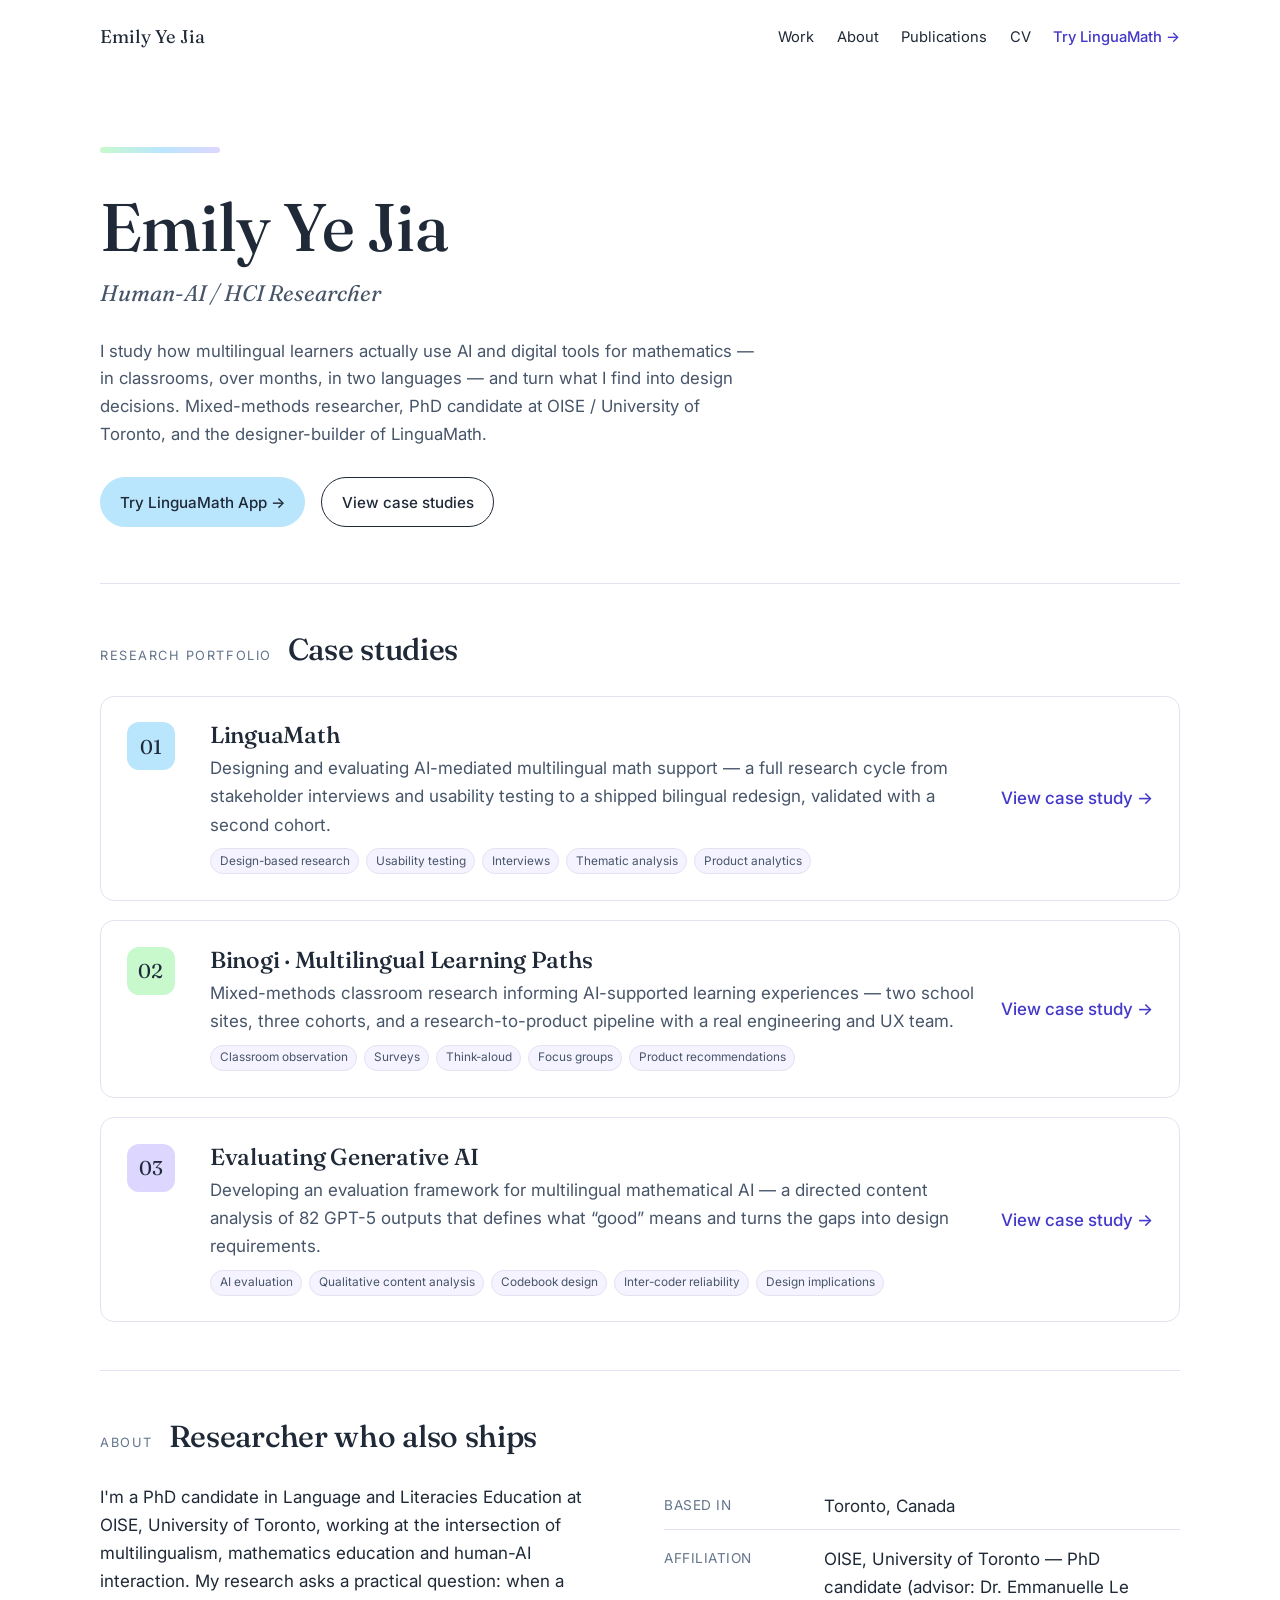
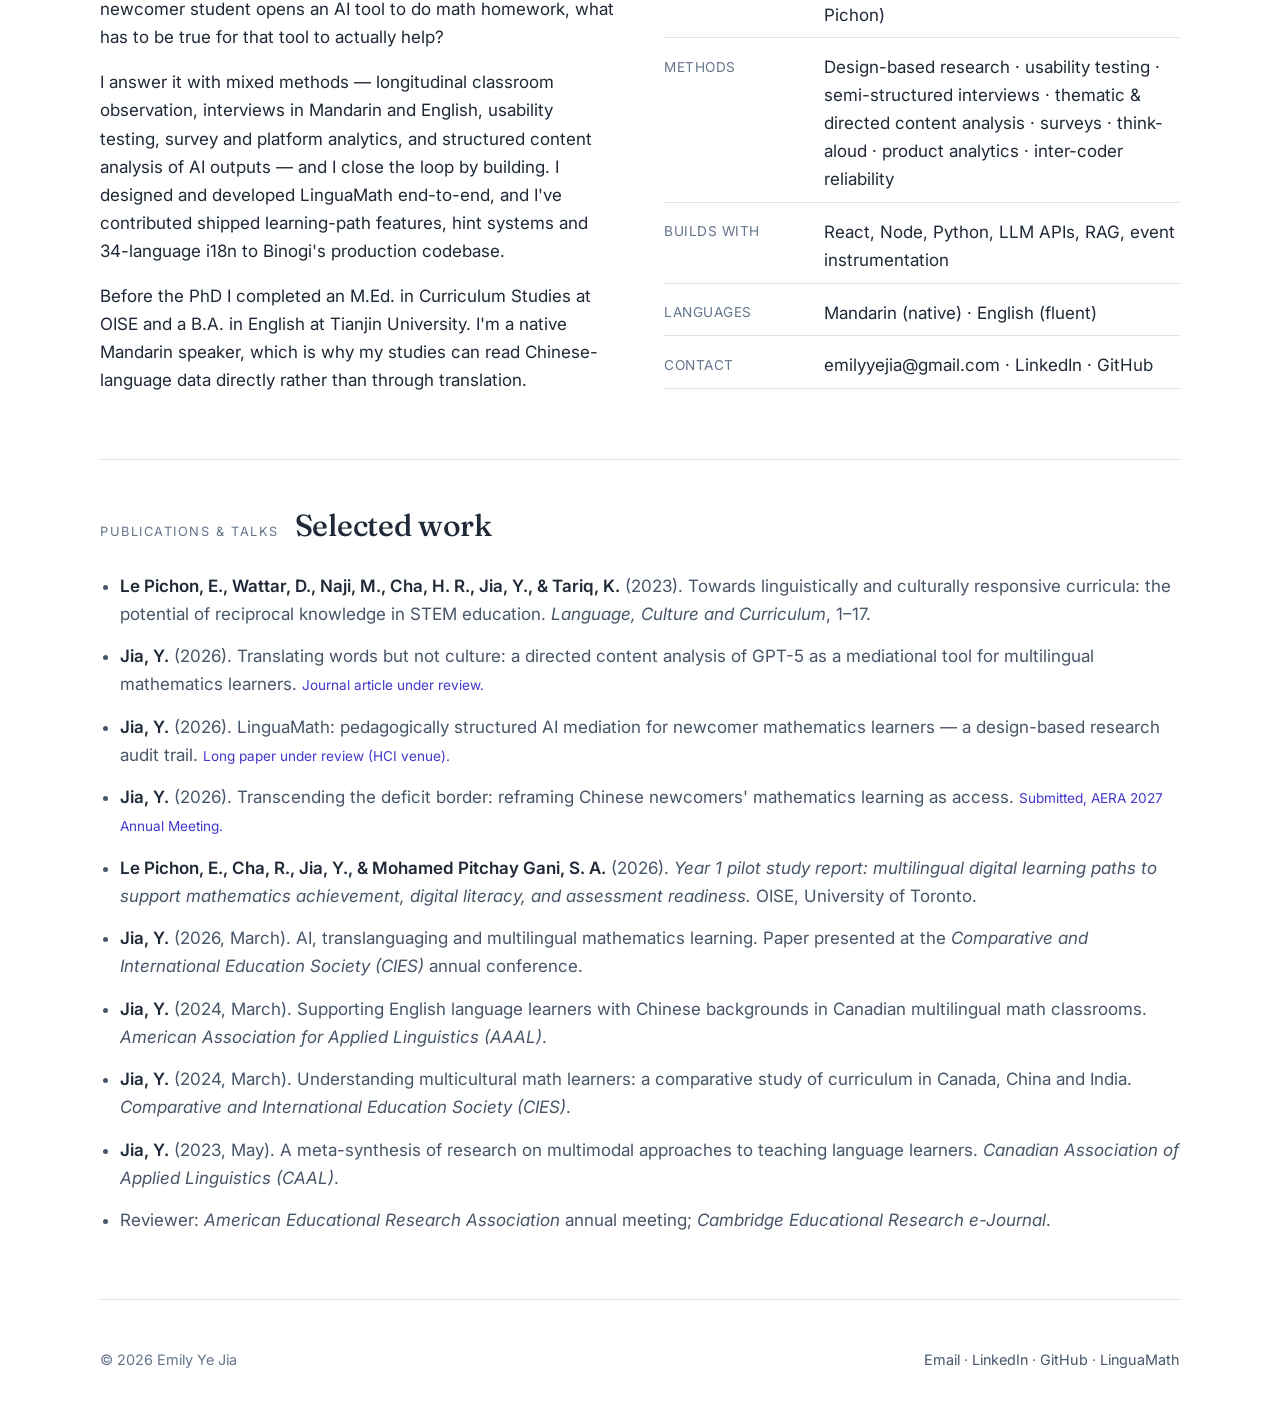
<file: index.html>
<!DOCTYPE html>
<html lang="en">
<head>
  <meta charset="UTF-8">
  <meta name="viewport" content="width=device-width, initial-scale=1.0">
  <title>Emily Ye Jia — Human-AI / HCI Researcher</title>
  <meta name="description" content="UX research portfolio of Emily Ye Jia: mixed-methods and design-based research on AI-mediated multilingual mathematics learning.">
  <link rel="preconnect" href="https://fonts.googleapis.com">
  <link href="https://fonts.googleapis.com/css2?family=Fraunces:ital,opsz,wght@0,9..144,400;0,9..144,500;1,9..144,400&family=Inter:wght@400;500;600&display=swap" rel="stylesheet">
  <link rel="stylesheet" href="css/styles.css">
</head>
<body>
<div class="wrap">

  <nav class="nav">
    <a class="brand" href="./">Emily Ye Jia</a>
    <ul>
      <li><a href="#work">Work</a></li>
      <li><a href="#about">About</a></li>
      <li><a href="#publications">Publications</a></li>
      <li><a href="https://linkedin.com/in/ye-jia-a80245205/" target="_blank" rel="noopener">CV</a></li>
      <li><a class="cta" href="https://www.linguamath.ca" target="_blank" rel="noopener">Try LinguaMath →</a></li>
    </ul>
  </nav>

  <header class="hero">
    <h1>Emily Ye Jia</h1>
    <p class="role">Human-AI / HCI Researcher</p>
    <p class="lede">
      I study how multilingual learners actually use AI and digital tools for mathematics — in classrooms, over months, in two languages —
      and turn what I find into design decisions. Mixed-methods researcher, PhD candidate at OISE / University of Toronto,
      and the designer-builder of LinguaMath.
    </p>
    <div class="actions">
      <a class="btn primary" href="https://www.linguamath.ca" target="_blank" rel="noopener">Try LinguaMath App →</a>
      <a class="btn" href="#work">View case studies</a>
    </div>
  </header>

  <section class="section" id="work">
    <div class="section-head">
      <span class="kicker">Research Portfolio</span>
      <h2>Case studies</h2>
    </div>

    <div class="cases">
      <a class="case-card c1" href="linguamath.html">
        <span class="num">01</span>
        <div>
          <h3>LinguaMath</h3>
          <p>Designing and evaluating AI-mediated multilingual math support — a full research cycle from stakeholder interviews and usability testing to a shipped bilingual redesign, validated with a second cohort.</p>
          <div class="tags"><span class="tag">Design-based research</span><span class="tag">Usability testing</span><span class="tag">Interviews</span><span class="tag">Thematic analysis</span><span class="tag">Product analytics</span></div>
        </div>
        <span class="go">View case study →</span>
      </a>

      <a class="case-card c2" href="binogi.html">
        <span class="num">02</span>
        <div>
          <h3>Binogi · Multilingual Learning Paths</h3>
          <p>Mixed-methods classroom research informing AI-supported learning experiences — two school sites, three cohorts, and a research-to-product pipeline with a real engineering and UX team.</p>
          <div class="tags"><span class="tag">Classroom observation</span><span class="tag">Surveys</span><span class="tag">Think-aloud</span><span class="tag">Focus groups</span><span class="tag">Product recommendations</span></div>
        </div>
        <span class="go">View case study →</span>
      </a>

      <a class="case-card c3" href="ai-evaluation.html">
        <span class="num">03</span>
        <div>
          <h3>Evaluating Generative AI</h3>
          <p>Developing an evaluation framework for multilingual mathematical AI — a directed content analysis of 82 GPT-5 outputs that defines what “good” means and turns the gaps into design requirements.</p>
          <div class="tags"><span class="tag">AI evaluation</span><span class="tag">Qualitative content analysis</span><span class="tag">Codebook design</span><span class="tag">Inter-coder reliability</span><span class="tag">Design implications</span></div>
        </div>
        <span class="go">View case study →</span>
      </a>
    </div>
  </section>

  <section class="section" id="about">
    <div class="section-head">
      <span class="kicker">About</span>
      <h2>Researcher who also ships</h2>
    </div>
    <div class="two-col">
      <div>
        <p>
          I'm a PhD candidate in Language and Literacies Education at OISE, University of Toronto, working at the intersection of
          multilingualism, mathematics education and human-AI interaction. My research asks a practical question:
          when a newcomer student opens an AI tool to do math homework, what has to be true for that tool to actually help?
        </p>
        <p>
          I answer it with mixed methods — longitudinal classroom observation, interviews in Mandarin and English, usability testing,
          survey and platform analytics, and structured content analysis of AI outputs — and I close the loop by building.
          I designed and developed LinguaMath end-to-end, and I've contributed shipped learning-path features, hint systems and
          34-language i18n to Binogi's production codebase.
        </p>
        <p>
          Before the PhD I completed an M.Ed. in Curriculum Studies at OISE and a B.A. in English at Tianjin University.
          I'm a native Mandarin speaker, which is why my studies can read Chinese-language data directly rather than through translation.
        </p>
      </div>
      <div>
        <ul class="facts">
          <li><span>Based in</span><span>Toronto, Canada</span></li>
          <li><span>Affiliation</span><span>OISE, University of Toronto — PhD candidate (advisor: Dr. Emmanuelle Le Pichon)</span></li>
          <li><span>Methods</span><span>Design-based research · usability testing · semi-structured interviews · thematic &amp; directed content analysis · surveys · think-aloud · product analytics · inter-coder reliability</span></li>
          <li><span>Builds with</span><span>React, Node, Python, LLM APIs, RAG, event instrumentation</span></li>
          <li><span>Languages</span><span>Mandarin (native) · English (fluent)</span></li>
          <li><span>Contact</span><span><a href="mailto:emilyyejia@gmail.com">emilyyejia@gmail.com</a> · <a href="https://linkedin.com/in/ye-jia-a80245205/" target="_blank" rel="noopener">LinkedIn</a> · <a href="https://github.com/emilyyejia" target="_blank" rel="noopener">GitHub</a></span></li>
        </ul>
      </div>
    </div>
  </section>

  <section class="section" id="publications">
    <div class="section-head">
      <span class="kicker">Publications &amp; Talks</span>
      <h2>Selected work</h2>
    </div>
    <ul class="pubs">
      <li><b>Le Pichon, E., Wattar, D., Naji, M., Cha, H. R., Jia, Y., &amp; Tariq, K.</b> (2023). Towards linguistically and culturally responsive curricula: the potential of reciprocal knowledge in STEM education. <em>Language, Culture and Curriculum</em>, 1–17.</li>
      <li><b>Jia, Y.</b> (2026). Translating words but not culture: a directed content analysis of GPT-5 as a mediational tool for multilingual mathematics learners. <span class="status">Journal article under review.</span></li>
      <li><b>Jia, Y.</b> (2026). LinguaMath: pedagogically structured AI mediation for newcomer mathematics learners — a design-based research audit trail. <span class="status">Long paper under review (HCI venue).</span></li>
      <li><b>Jia, Y.</b> (2026). Transcending the deficit border: reframing Chinese newcomers' mathematics learning as access. <span class="status">Submitted, AERA 2027 Annual Meeting.</span></li>
      <li><b>Le Pichon, E., Cha, R., Jia, Y., &amp; Mohamed Pitchay Gani, S. A.</b> (2026). <em>Year 1 pilot study report: multilingual digital learning paths to support mathematics achievement, digital literacy, and assessment readiness.</em> OISE, University of Toronto.</li>
      <li><b>Jia, Y.</b> (2026, March). AI, translanguaging and multilingual mathematics learning. Paper presented at the <em>Comparative and International Education Society (CIES)</em> annual conference.</li>
      <li><b>Jia, Y.</b> (2024, March). Supporting English language learners with Chinese backgrounds in Canadian multilingual math classrooms. <em>American Association for Applied Linguistics (AAAL)</em>.</li>
      <li><b>Jia, Y.</b> (2024, March). Understanding multicultural math learners: a comparative study of curriculum in Canada, China and India. <em>Comparative and International Education Society (CIES)</em>.</li>
      <li><b>Jia, Y.</b> (2023, May). A meta-synthesis of research on multimodal approaches to teaching language learners. <em>Canadian Association of Applied Linguistics (CAAL)</em>.</li>
      <li>Reviewer: <em>American Educational Research Association</em> annual meeting; <em>Cambridge Educational Research e-Journal</em>.</li>
    </ul>
  </section>

  <footer>
    <span>© 2026 Emily Ye Jia</span>
    <span><a href="mailto:emilyyejia@gmail.com">Email</a> · <a href="https://linkedin.com/in/ye-jia-a80245205/" target="_blank" rel="noopener">LinkedIn</a> · <a href="https://github.com/emilyyejia" target="_blank" rel="noopener">GitHub</a> · <a href="https://www.linguamath.ca" target="_blank" rel="noopener">LinguaMath</a></span>
  </footer>

</div>
</body>
</html>
</file>
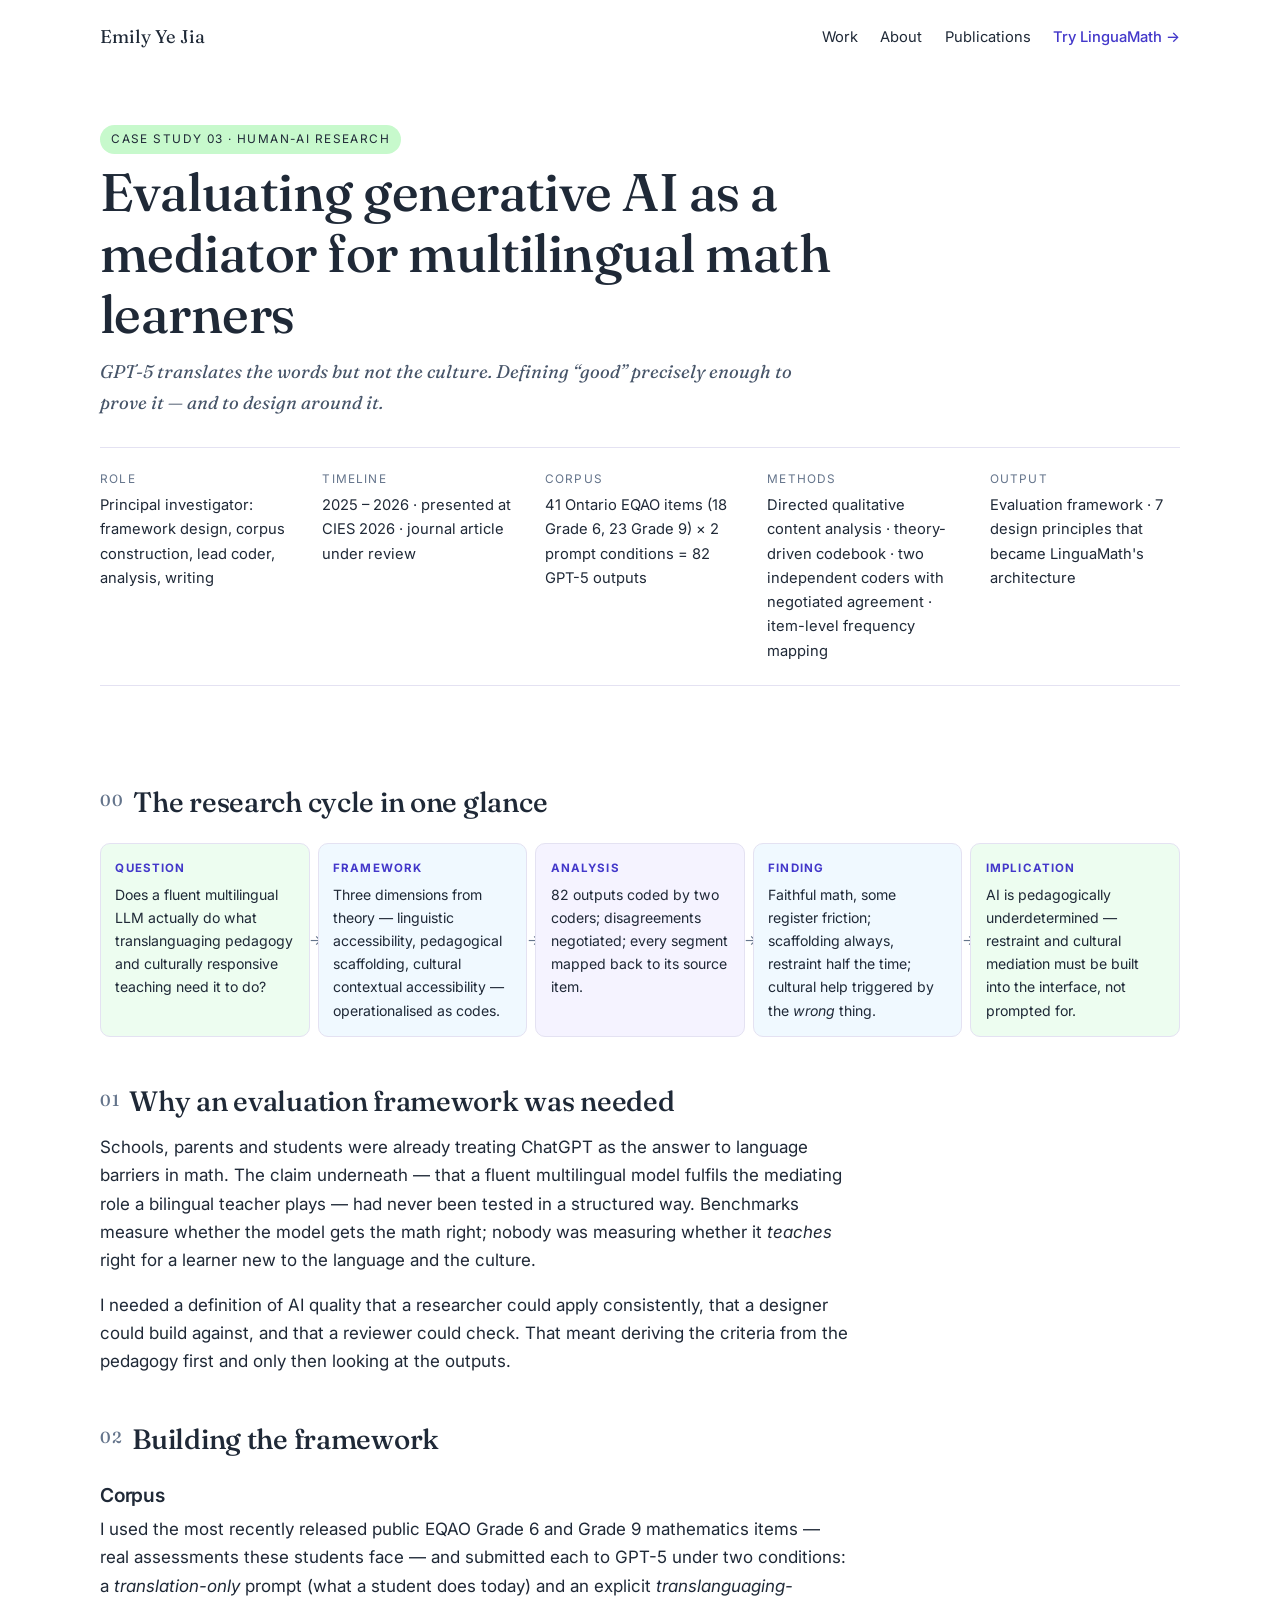
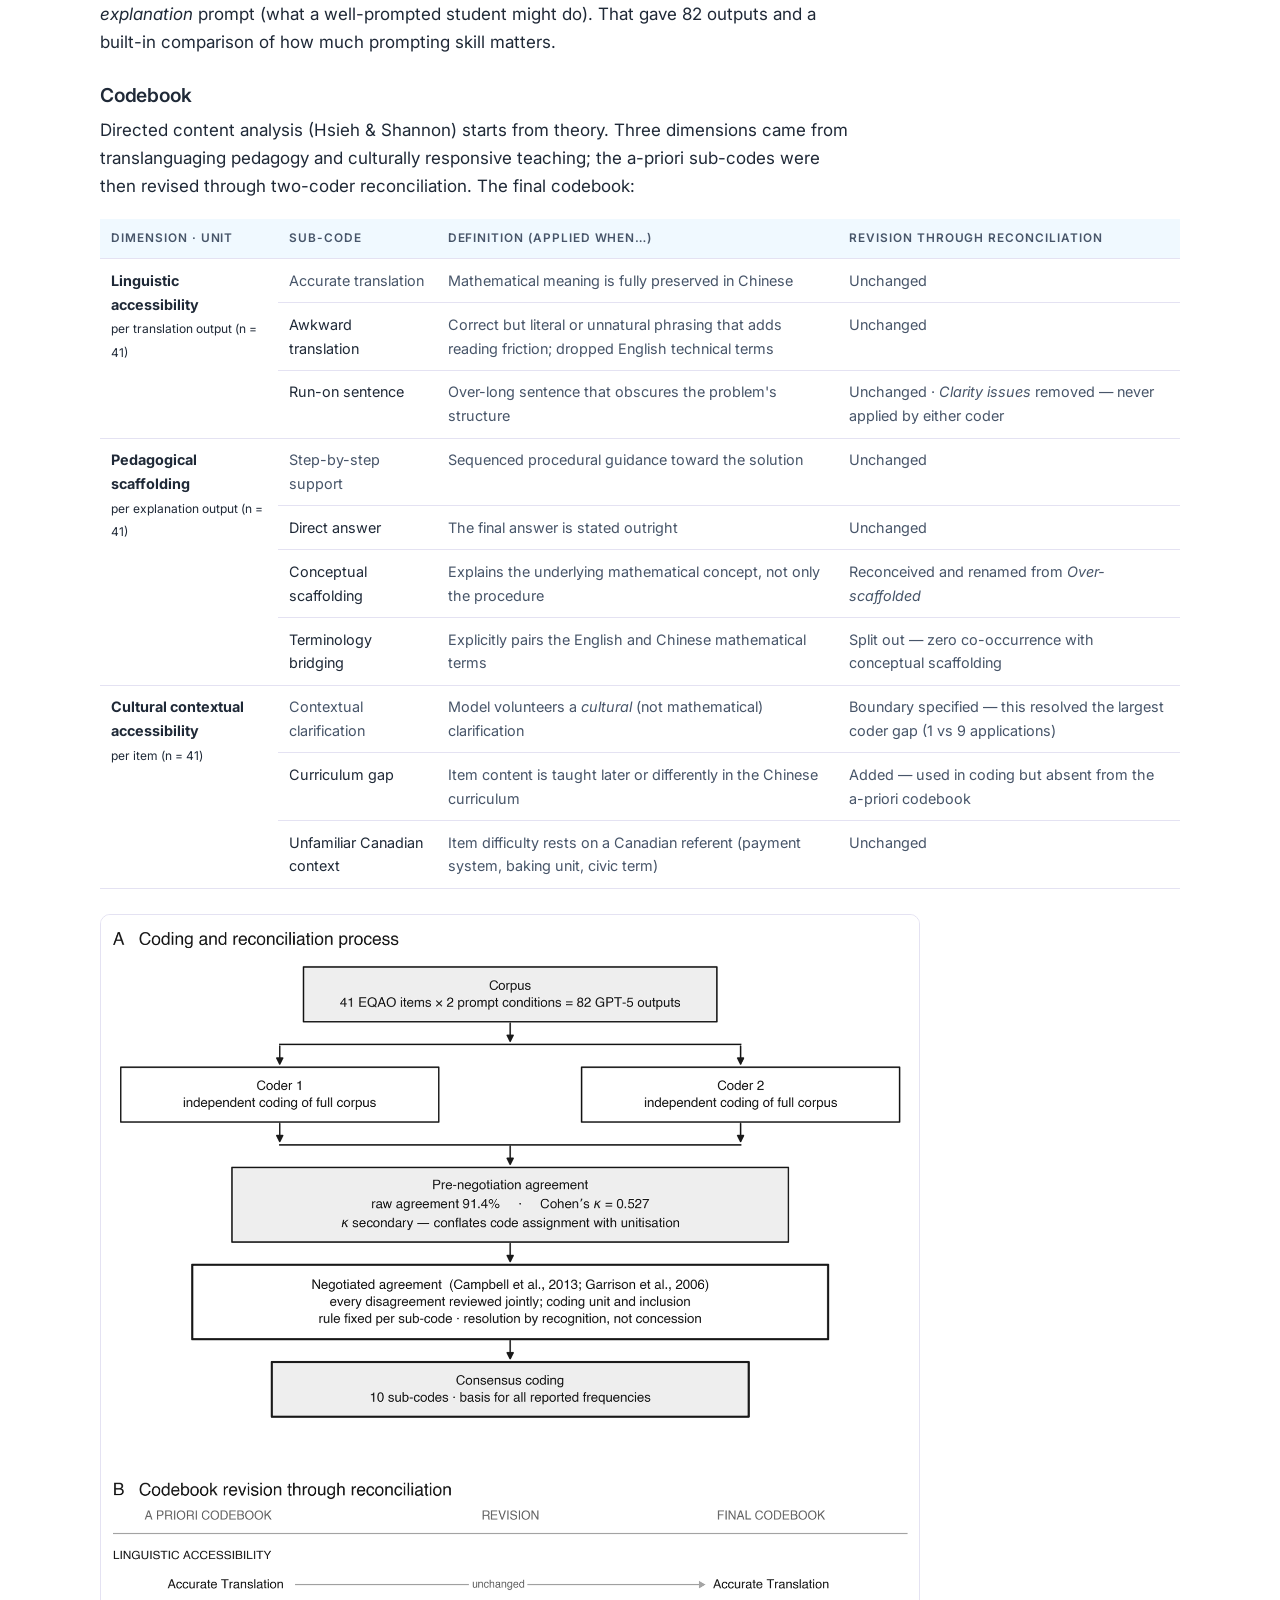
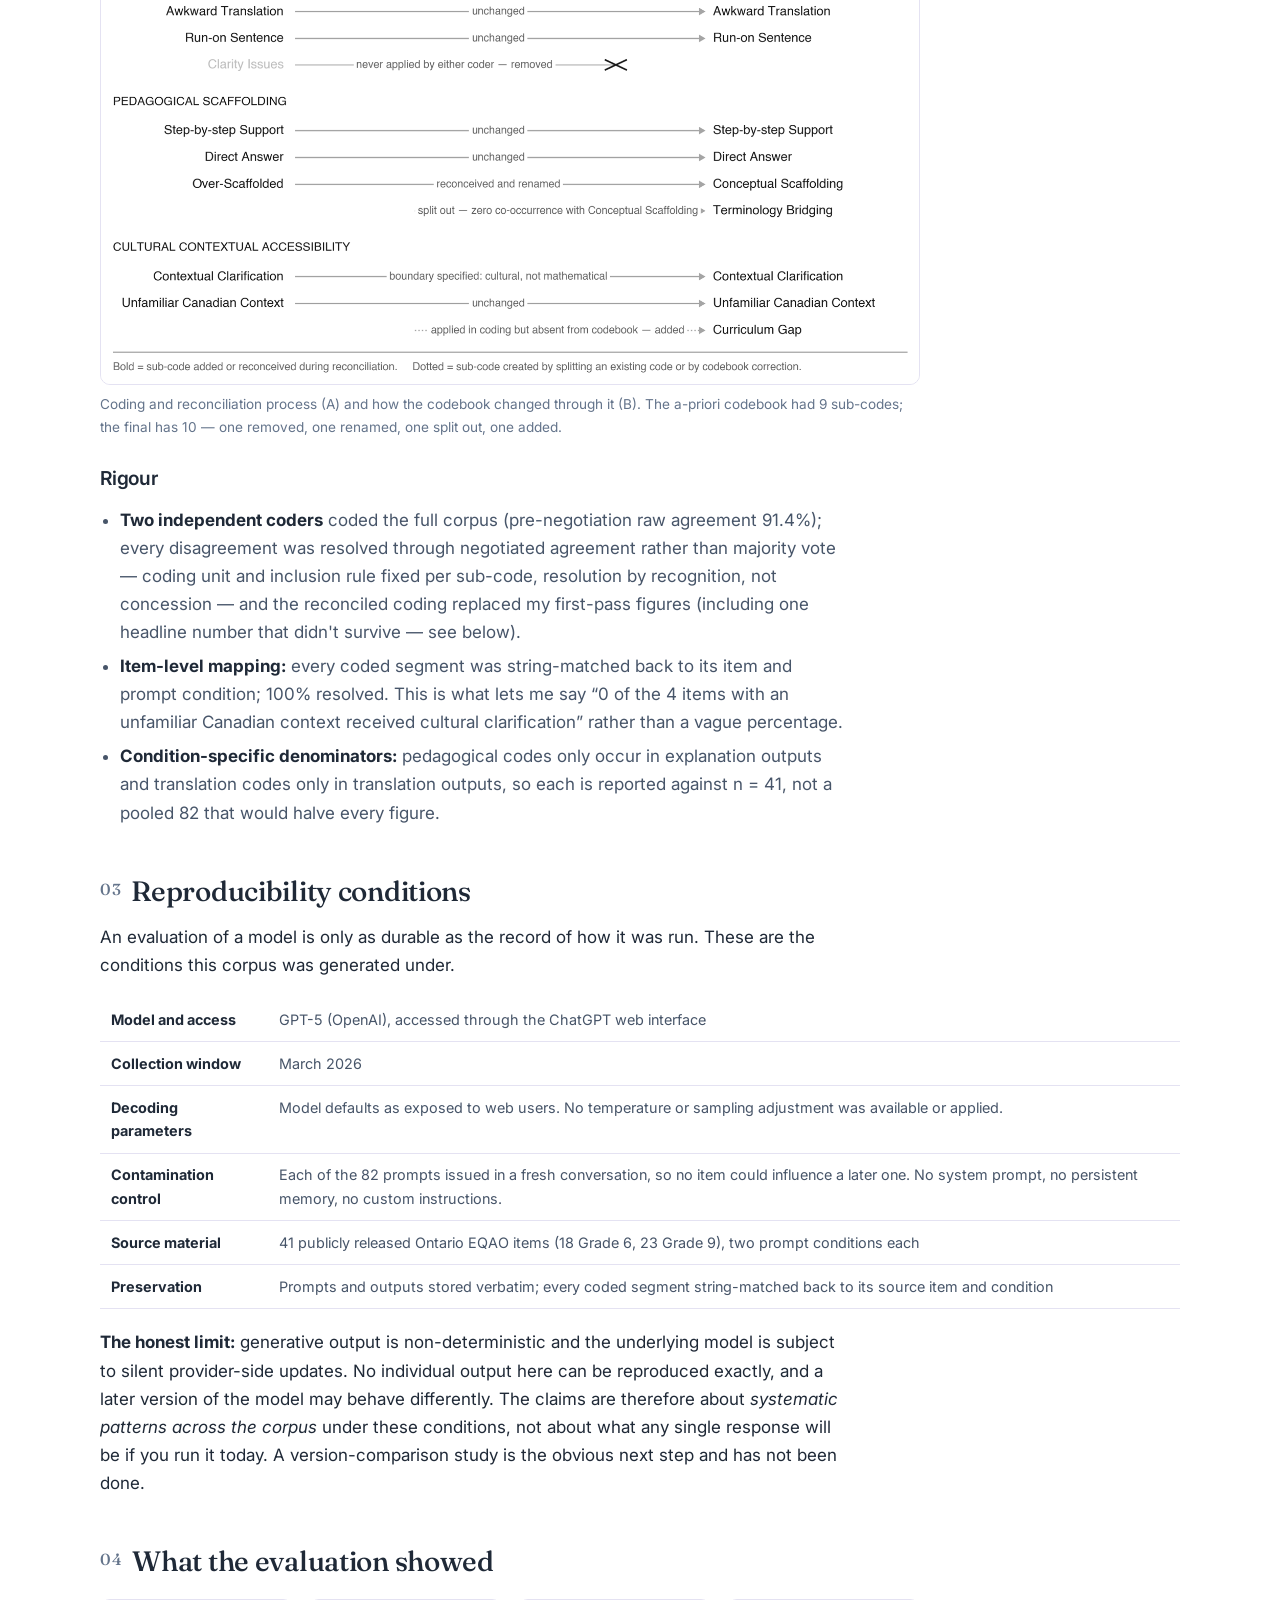
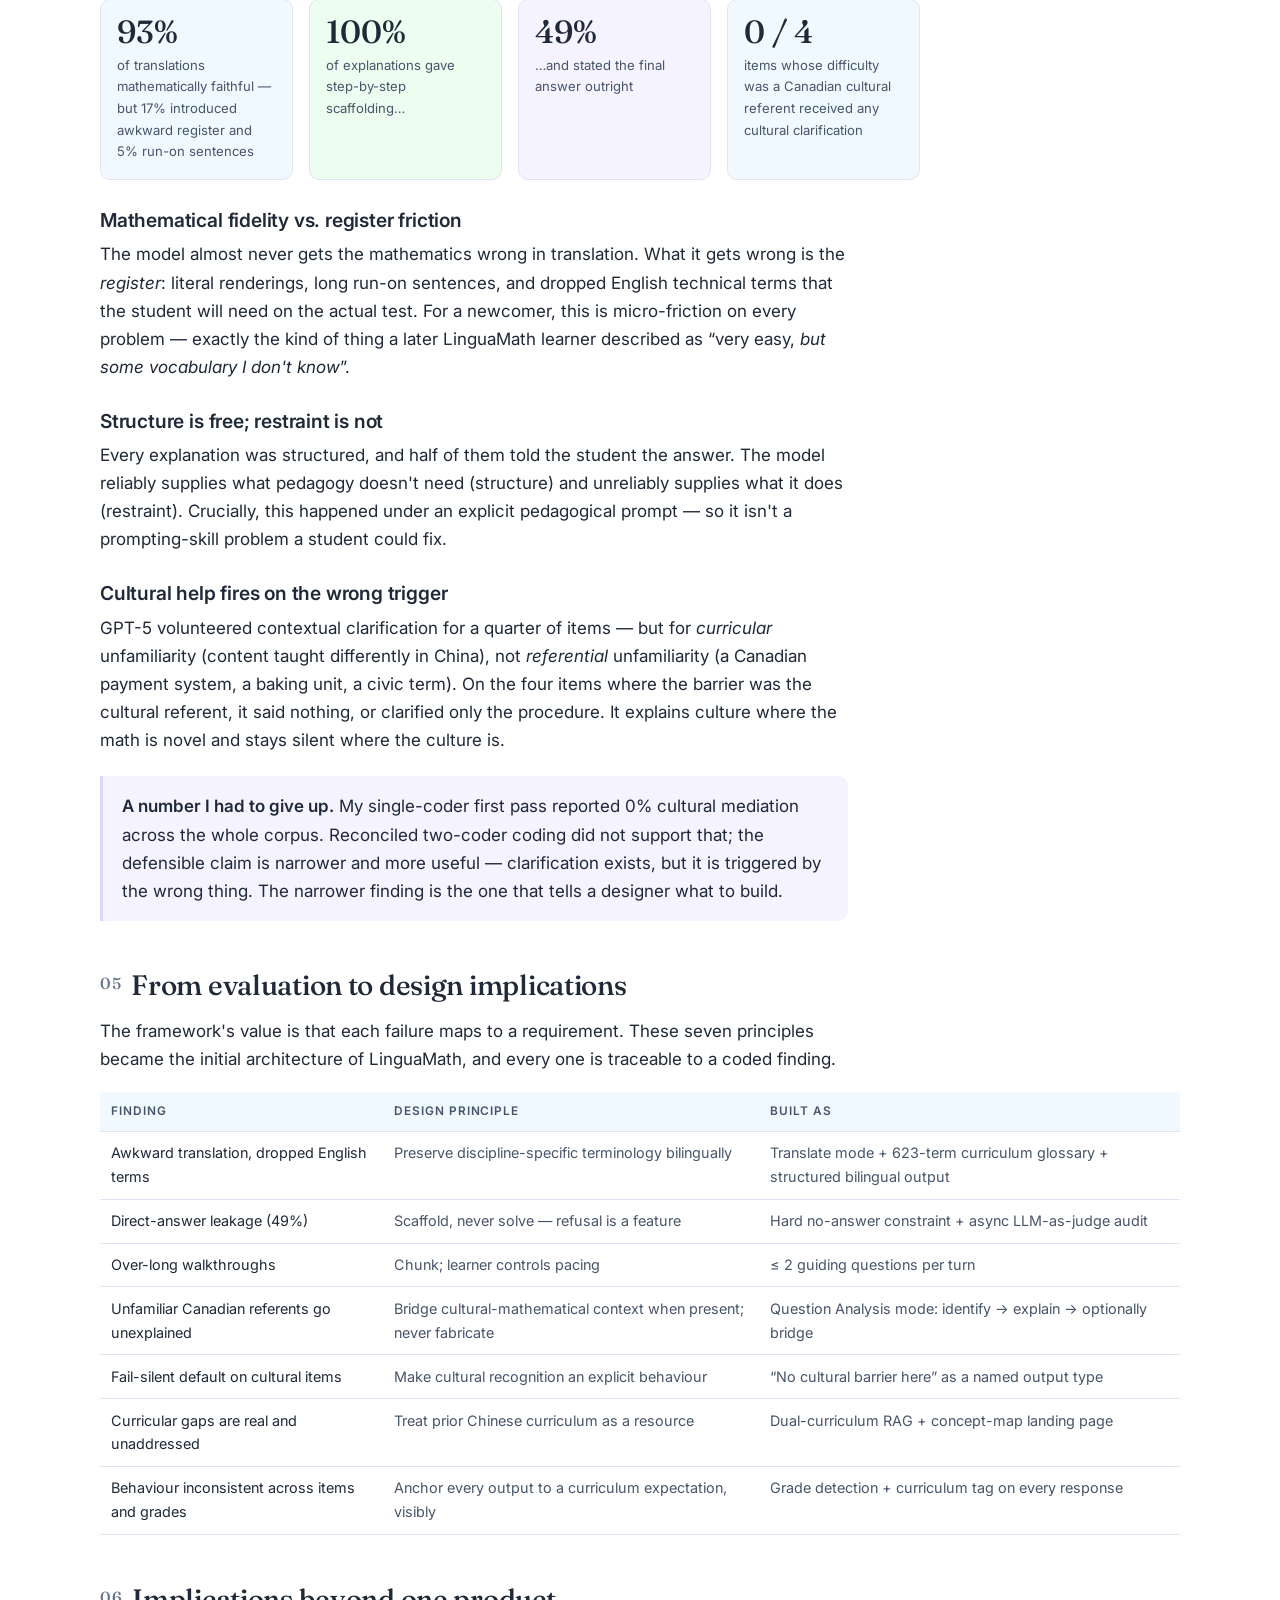
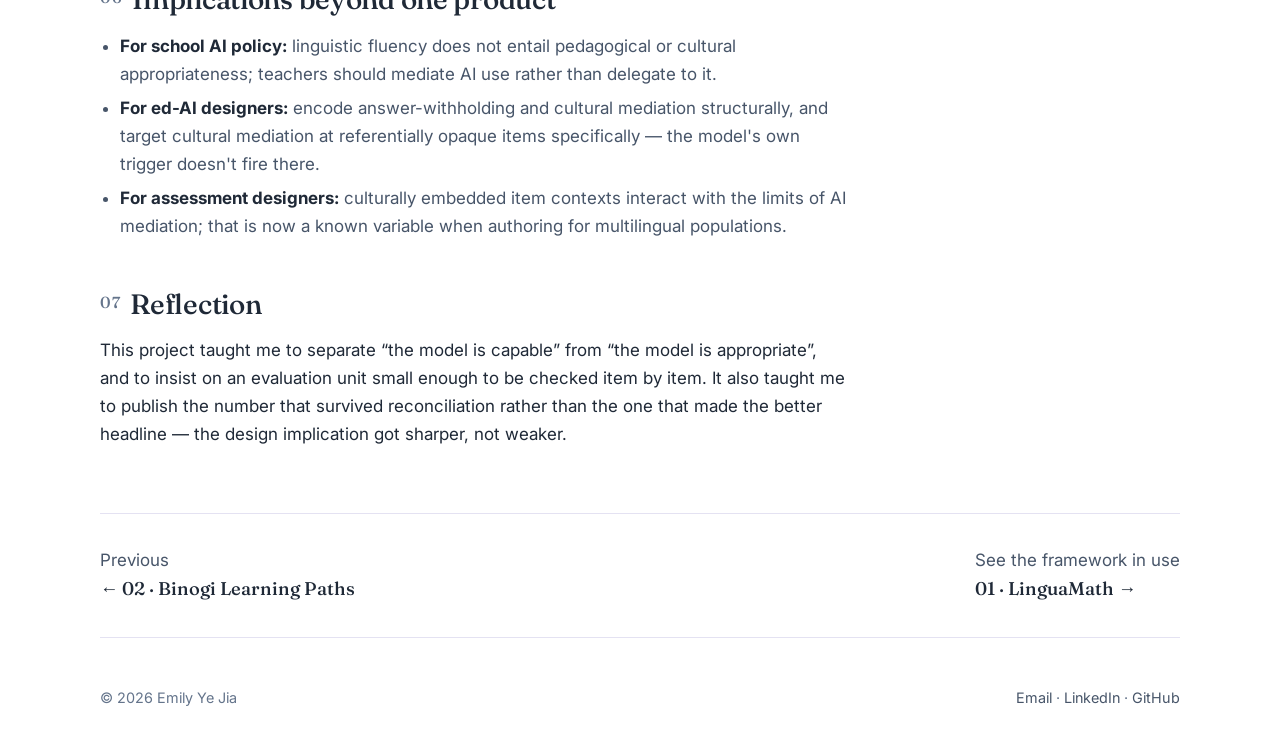
<file: ai-evaluation.html>
<!DOCTYPE html>
<html lang="en">
<head>
  <meta charset="UTF-8">
  <meta name="viewport" content="width=device-width, initial-scale=1.0">
  <title>Evaluating Generative AI — Case Study · Emily Ye Jia</title>
  <meta name="description" content="Developing an evaluation framework for multilingual mathematical AI: a directed content analysis of 82 GPT-5 outputs, and the design implications that came out of it.">
  <link rel="preconnect" href="https://fonts.googleapis.com">
  <link href="https://fonts.googleapis.com/css2?family=Fraunces:ital,opsz,wght@0,9..144,400;0,9..144,500;1,9..144,400&family=Inter:wght@400;500;600&display=swap" rel="stylesheet">
  <link rel="stylesheet" href="css/styles.css">
</head>
<body>
<div class="wrap">

  <nav class="nav">
    <a class="brand" href="./">Emily Ye Jia</a>
    <ul>
      <li><a href="./#work">Work</a></li>
      <li><a href="./#about">About</a></li>
      <li><a href="./#publications">Publications</a></li>
      <li><a class="cta" href="https://www.linguamath.ca" target="_blank" rel="noopener">Try LinguaMath →</a></li>
    </ul>
  </nav>

  <header class="cs-hero">
    <span class="kicker">Case study 03 · Human-AI research</span>
    <h1>Evaluating generative AI as a mediator for multilingual math learners</h1>
    <p class="sub">GPT-5 translates the words but not the culture. Defining “good” precisely enough to prove it — and to design around it.</p>
    <div class="meta">
      <div><span>Role</span>Principal investigator: framework design, corpus construction, lead coder, analysis, writing</div>
      <div><span>Timeline</span>2025 – 2026 · presented at CIES 2026 · journal article under review</div>
      <div><span>Corpus</span>41 Ontario EQAO items (18 Grade 6, 23 Grade 9) × 2 prompt conditions = 82 GPT-5 outputs</div>
      <div><span>Methods</span>Directed qualitative content analysis · theory-driven codebook · two independent coders with negotiated agreement · item-level frequency mapping</div>
      <div><span>Output</span>Evaluation framework · 7 design principles that became LinguaMath's architecture</div>
    </div>
  </header>

  <main class="cs-body">

    <h2><span class="n">00</span>The research cycle in one glance</h2>
    <div class="flow">
      <div class="step"><b>Question</b>Does a fluent multilingual LLM actually do what translanguaging pedagogy and culturally responsive teaching need it to do?</div>
      <div class="step"><b>Framework</b>Three dimensions from theory — linguistic accessibility, pedagogical scaffolding, cultural contextual accessibility — operationalised as codes.</div>
      <div class="step"><b>Analysis</b>82 outputs coded by two coders; disagreements negotiated; every segment mapped back to its source item.</div>
      <div class="step"><b>Finding</b>Faithful math, some register friction; scaffolding always, restraint half the time; cultural help triggered by the <em>wrong</em> thing.</div>
      <div class="step"><b>Implication</b>AI is pedagogically underdetermined — restraint and cultural mediation must be built into the interface, not prompted for.</div>
    </div>

    <h2><span class="n">01</span>Why an evaluation framework was needed</h2>
    <p>
      Schools, parents and students were already treating ChatGPT as the answer to language barriers in math. The claim underneath —
      that a fluent multilingual model fulfils the mediating role a bilingual teacher plays — had never been tested in a structured way.
      Benchmarks measure whether the model gets the math right; nobody was measuring whether it <em>teaches</em> right for a learner
      new to the language and the culture.
    </p>
    <p>
      I needed a definition of AI quality that a researcher could apply consistently, that a designer could build against, and that
      a reviewer could check. That meant deriving the criteria from the pedagogy first and only then looking at the outputs.
    </p>

    <h2><span class="n">02</span>Building the framework</h2>
    <h3>Corpus</h3>
    <p>
      I used the most recently released public EQAO Grade 6 and Grade 9 mathematics items — real assessments these students face — and
      submitted each to GPT-5 under two conditions: a <em>translation-only</em> prompt (what a student does today) and an explicit
      <em>translanguaging-explanation</em> prompt (what a well-prompted student might do). That gave 82 outputs and a built-in comparison
      of how much prompting skill matters.
    </p>
    <h3>Codebook</h3>
    <p>
      Directed content analysis (Hsieh &amp; Shannon) starts from theory. Three dimensions came from translanguaging pedagogy and
      culturally responsive teaching; the a-priori sub-codes were then revised through two-coder reconciliation. The final codebook:
    </p>
    <div class="tbl-wrap">
    <table>
      <thead><tr><th>Dimension · unit</th><th>Sub-code</th><th>Definition (applied when…)</th><th>Revision through reconciliation</th></tr></thead>
      <tbody>
        <tr><td rowspan="3"><b>Linguistic accessibility</b><br><small>per translation output (n = 41)</small></td><td>Accurate translation</td><td>Mathematical meaning is fully preserved in Chinese</td><td>Unchanged</td></tr>
        <tr><td>Awkward translation</td><td>Correct but literal or unnatural phrasing that adds reading friction; dropped English technical terms</td><td>Unchanged</td></tr>
        <tr><td>Run-on sentence</td><td>Over-long sentence that obscures the problem's structure</td><td>Unchanged · <em>Clarity issues</em> removed — never applied by either coder</td></tr>
        <tr><td rowspan="4"><b>Pedagogical scaffolding</b><br><small>per explanation output (n = 41)</small></td><td>Step-by-step support</td><td>Sequenced procedural guidance toward the solution</td><td>Unchanged</td></tr>
        <tr><td>Direct answer</td><td>The final answer is stated outright</td><td>Unchanged</td></tr>
        <tr><td>Conceptual scaffolding</td><td>Explains the underlying mathematical concept, not only the procedure</td><td>Reconceived and renamed from <em>Over-scaffolded</em></td></tr>
        <tr><td>Terminology bridging</td><td>Explicitly pairs the English and Chinese mathematical terms</td><td>Split out — zero co-occurrence with conceptual scaffolding</td></tr>
        <tr><td rowspan="3"><b>Cultural contextual accessibility</b><br><small>per item (n = 41)</small></td><td>Contextual clarification</td><td>Model volunteers a <em>cultural</em> (not mathematical) clarification</td><td>Boundary specified — this resolved the largest coder gap (1 vs 9 applications)</td></tr>
        <tr><td>Curriculum gap</td><td>Item content is taught later or differently in the Chinese curriculum</td><td>Added — used in coding but absent from the a-priori codebook</td></tr>
        <tr><td>Unfamiliar Canadian context</td><td>Item difficulty rests on a Canadian referent (payment system, baking unit, civic term)</td><td>Unchanged</td></tr>
      </tbody>
    </table>
    </div>
    <figure>
      <img src="img/qca-coding-process.png" alt="Two-panel figure. Panel A: coding and reconciliation process — corpus of 82 outputs coded independently by two coders, pre-negotiation raw agreement 91.4% and Cohen's kappa 0.527, negotiated agreement with coding unit and inclusion rule fixed per sub-code, consensus coding of 10 sub-codes. Panel B: codebook revision from a-priori to final for each of the three dimensions." loading="lazy">
      <figcaption>Coding and reconciliation process (A) and how the codebook changed through it (B). The a-priori codebook had 9 sub-codes; the final has 10 — one removed, one renamed, one split out, one added.</figcaption>
    </figure>

    <h3>Rigour</h3>
    <ul>
      <li><b>Two independent coders</b> coded the full corpus (pre-negotiation raw agreement 91.4%); every disagreement was resolved through negotiated agreement rather than majority vote — coding unit and inclusion rule fixed per sub-code, resolution by recognition, not concession — and the reconciled coding replaced my first-pass figures (including one headline number that didn't survive — see below).</li>
      <li><b>Item-level mapping:</b> every coded segment was string-matched back to its item and prompt condition; 100% resolved. This is what lets me say “0 of the 4 items with an unfamiliar Canadian context received cultural clarification” rather than a vague percentage.</li>
      <li><b>Condition-specific denominators:</b> pedagogical codes only occur in explanation outputs and translation codes only in translation outputs, so each is reported against n = 41, not a pooled 82 that would halve every figure.</li>
    </ul>

    <h2><span class="n">03</span>Reproducibility conditions</h2>
    <p>An evaluation of a model is only as durable as the record of how it was run. These are the conditions this corpus was generated under.</p>
    <div class="tbl-wrap">
    <table>
      <tbody>
        <tr><td><b>Model and access</b></td><td>GPT-5 (OpenAI), accessed through the ChatGPT web interface</td></tr>
        <tr><td><b>Collection window</b></td><td>March 2026</td></tr>
        <tr><td><b>Decoding parameters</b></td><td>Model defaults as exposed to web users. No temperature or sampling adjustment was available or applied.</td></tr>
        <tr><td><b>Contamination control</b></td><td>Each of the 82 prompts issued in a fresh conversation, so no item could influence a later one. No system prompt, no persistent memory, no custom instructions.</td></tr>
        <tr><td><b>Source material</b></td><td>41 publicly released Ontario EQAO items (18 Grade 6, 23 Grade 9), two prompt conditions each</td></tr>
        <tr><td><b>Preservation</b></td><td>Prompts and outputs stored verbatim; every coded segment string-matched back to its source item and condition</td></tr>
      </tbody>
    </table>
    </div>
    <p><b>The honest limit:</b> generative output is non-deterministic and the underlying model is subject to silent provider-side updates. No individual output here can be reproduced exactly, and a later version of the model may behave differently. The claims are therefore about <em>systematic patterns across the corpus</em> under these conditions, not about what any single response will be if you run it today. A version-comparison study is the obvious next step and has not been done.</p>

    <h2><span class="n">04</span>What the evaluation showed</h2>
    <div class="stats">
      <div class="stat"><b>93%</b><span>of translations mathematically faithful — but 17% introduced awkward register and 5% run-on sentences</span></div>
      <div class="stat"><b>100%</b><span>of explanations gave step-by-step scaffolding…</span></div>
      <div class="stat"><b>49%</b><span>…and stated the final answer outright</span></div>
      <div class="stat"><b>0 / 4</b><span>items whose difficulty was a Canadian cultural referent received any cultural clarification</span></div>
    </div>

    <h3>Mathematical fidelity vs. register friction</h3>
    <p>
      The model almost never gets the mathematics wrong in translation. What it gets wrong is the <em>register</em>: literal renderings,
      long run-on sentences, and dropped English technical terms that the student will need on the actual test. For a newcomer, this
      is micro-friction on every problem — exactly the kind of thing a later LinguaMath learner described as “very easy, <em>but some
      vocabulary I don't know</em>”.
    </p>

    <h3>Structure is free; restraint is not</h3>
    <p>
      Every explanation was structured, and half of them told the student the answer. The model reliably supplies what pedagogy doesn't
      need (structure) and unreliably supplies what it does (restraint). Crucially, this happened under an explicit pedagogical prompt —
      so it isn't a prompting-skill problem a student could fix.
    </p>

    <h3>Cultural help fires on the wrong trigger</h3>
    <p>
      GPT-5 volunteered contextual clarification for a quarter of items — but for <em>curricular</em> unfamiliarity (content taught
      differently in China), not <em>referential</em> unfamiliarity (a Canadian payment system, a baking unit, a civic term). On the four
      items where the barrier was the cultural referent, it said nothing, or clarified only the procedure. It explains culture where the
      math is novel and stays silent where the culture is.
    </p>

    <div class="callout">
      <p><strong>A number I had to give up.</strong> My single-coder first pass reported 0% cultural mediation across the whole corpus. Reconciled two-coder
      coding did not support that; the defensible claim is narrower and more useful — clarification exists, but it is triggered by
      the wrong thing. The narrower finding is the one that tells a designer what to build.</p>
    </div>

    <h2><span class="n">05</span>From evaluation to design implications</h2>
    <p>
      The framework's value is that each failure maps to a requirement. These seven principles became the initial architecture of
      <a href="linguamath.html">LinguaMath</a>, and every one is traceable to a coded finding.
    </p>
    <div class="tbl-wrap">
    <table>
      <thead><tr><th>Finding</th><th>Design principle</th><th>Built as</th></tr></thead>
      <tbody>
        <tr><td>Awkward translation, dropped English terms</td><td>Preserve discipline-specific terminology bilingually</td><td>Translate mode + 623-term curriculum glossary + structured bilingual output</td></tr>
        <tr><td>Direct-answer leakage (49%)</td><td>Scaffold, never solve — refusal is a feature</td><td>Hard no-answer constraint + async LLM-as-judge audit</td></tr>
        <tr><td>Over-long walkthroughs</td><td>Chunk; learner controls pacing</td><td>≤ 2 guiding questions per turn</td></tr>
        <tr><td>Unfamiliar Canadian referents go unexplained</td><td>Bridge cultural-mathematical context when present; never fabricate</td><td>Question Analysis mode: identify → explain → optionally bridge</td></tr>
        <tr><td>Fail-silent default on cultural items</td><td>Make cultural recognition an explicit behaviour</td><td>“No cultural barrier here” as a named output type</td></tr>
        <tr><td>Curricular gaps are real and unaddressed</td><td>Treat prior Chinese curriculum as a resource</td><td>Dual-curriculum RAG + concept-map landing page</td></tr>
        <tr><td>Behaviour inconsistent across items and grades</td><td>Anchor every output to a curriculum expectation, visibly</td><td>Grade detection + curriculum tag on every response</td></tr>
      </tbody>
    </table>
    </div>

    <h2><span class="n">06</span>Implications beyond one product</h2>
    <ul>
      <li><b>For school AI policy:</b> linguistic fluency does not entail pedagogical or cultural appropriateness; teachers should mediate AI use rather than delegate to it.</li>
      <li><b>For ed-AI designers:</b> encode answer-withholding and cultural mediation structurally, and target cultural mediation at referentially opaque items specifically — the model's own trigger doesn't fire there.</li>
      <li><b>For assessment designers:</b> culturally embedded item contexts interact with the limits of AI mediation; that is now a known variable when authoring for multilingual populations.</li>
    </ul>

    <h2><span class="n">07</span>Reflection</h2>
    <p>
      This project taught me to separate “the model is capable” from “the model is appropriate”, and to insist on an evaluation
      unit small enough to be checked item by item. It also taught me to publish the number that survived reconciliation rather than
      the one that made the better headline — the design implication got sharper, not weaker.
    </p>
  </main>

  <nav class="cs-nav">
    <a href="binogi.html">Previous<b>← 02 · Binogi Learning Paths</b></a>
    <a href="linguamath.html">See the framework in use<b>01 · LinguaMath →</b></a>
  </nav>

  <footer>
    <span>© 2026 Emily Ye Jia</span>
    <span><a href="mailto:emilyyejia@gmail.com">Email</a> · <a href="https://linkedin.com/in/ye-jia-a80245205/" target="_blank" rel="noopener">LinkedIn</a> · <a href="https://github.com/emilyyejia" target="_blank" rel="noopener">GitHub</a></span>
  </footer>

</div>
</body>
</html>
</file>
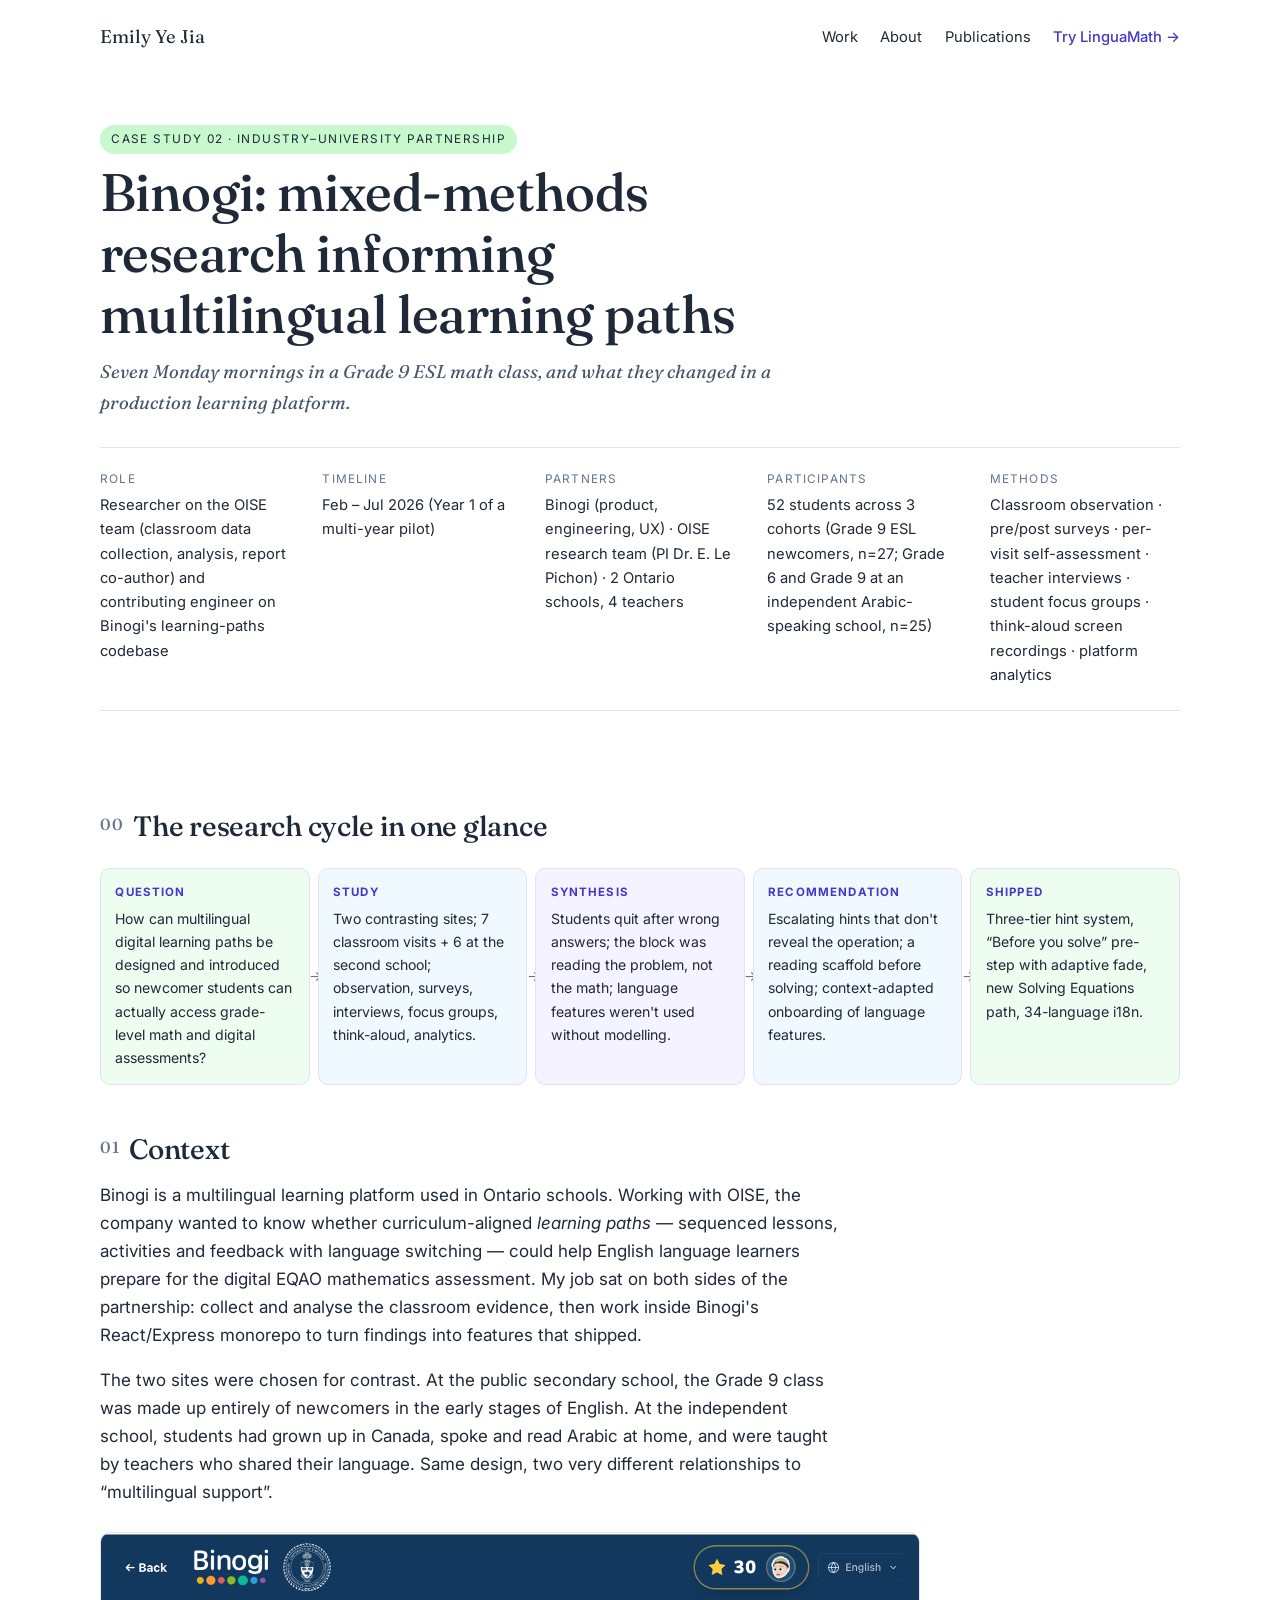
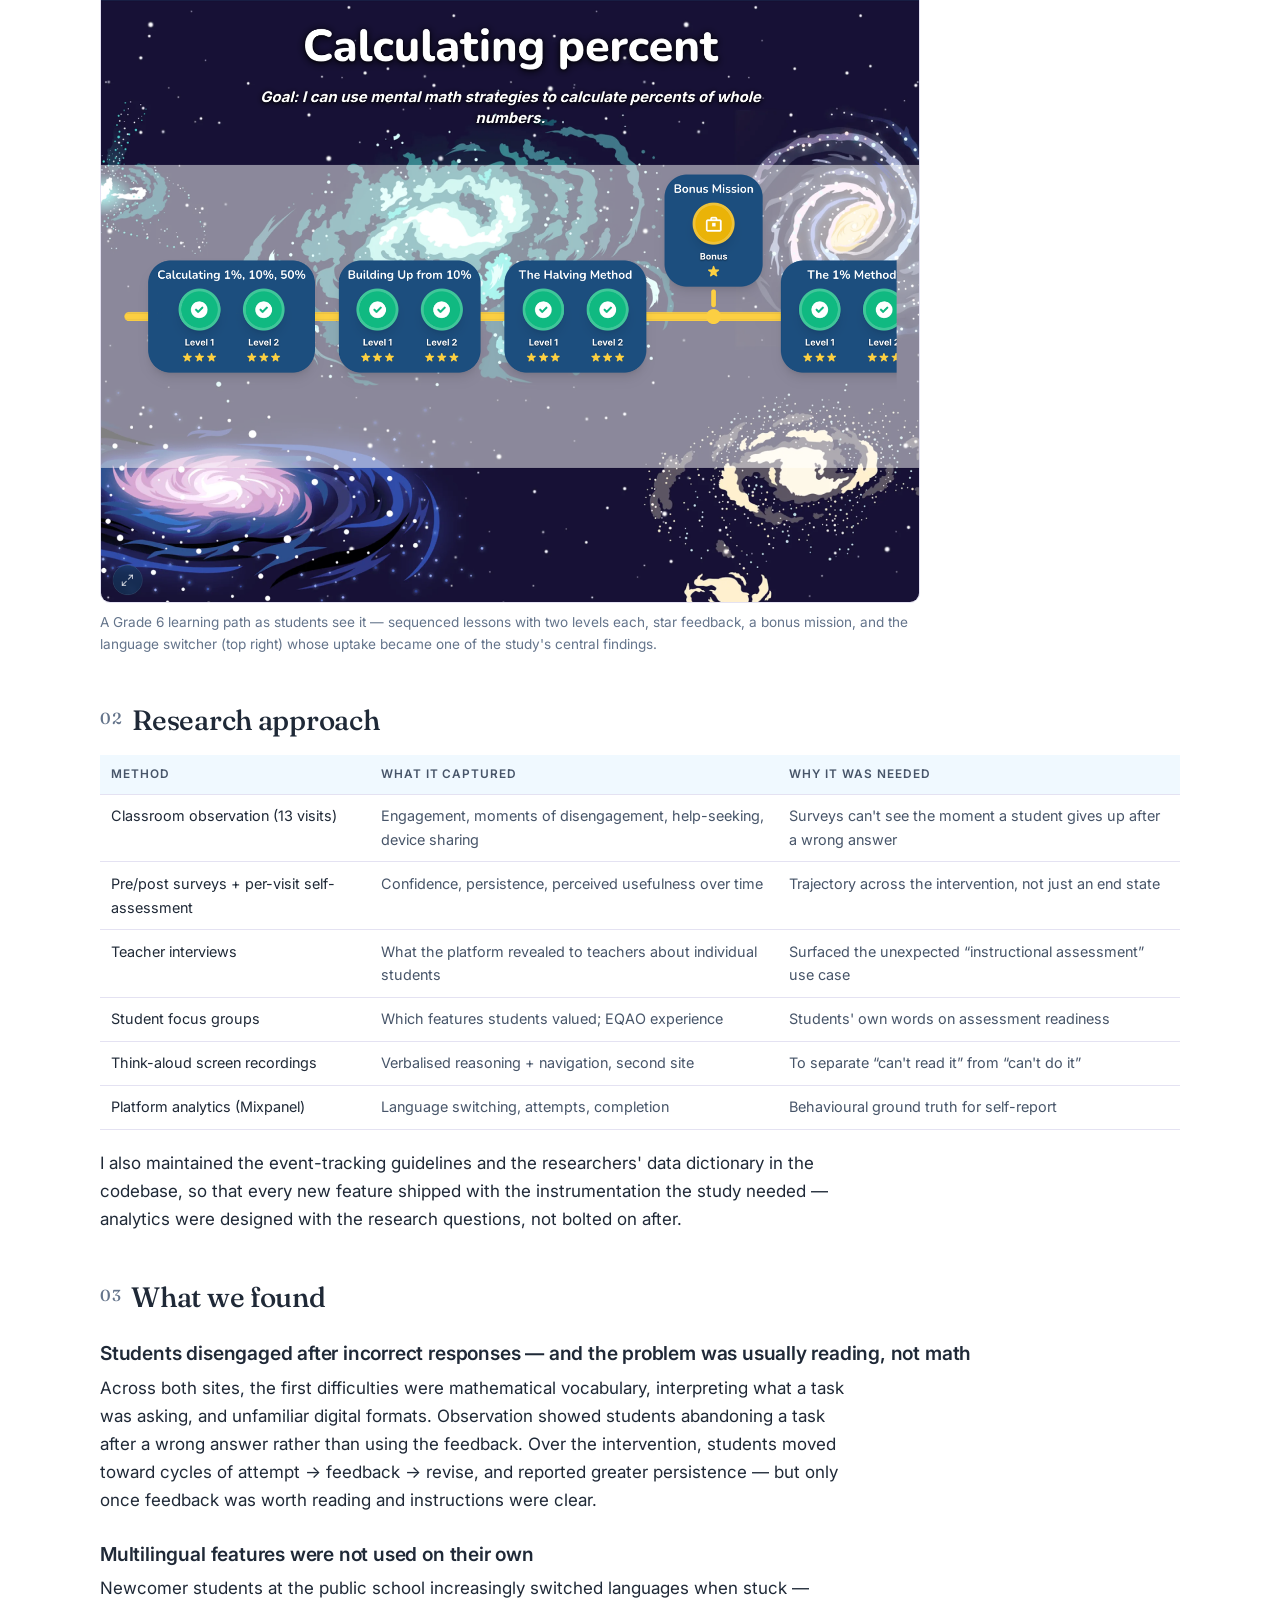
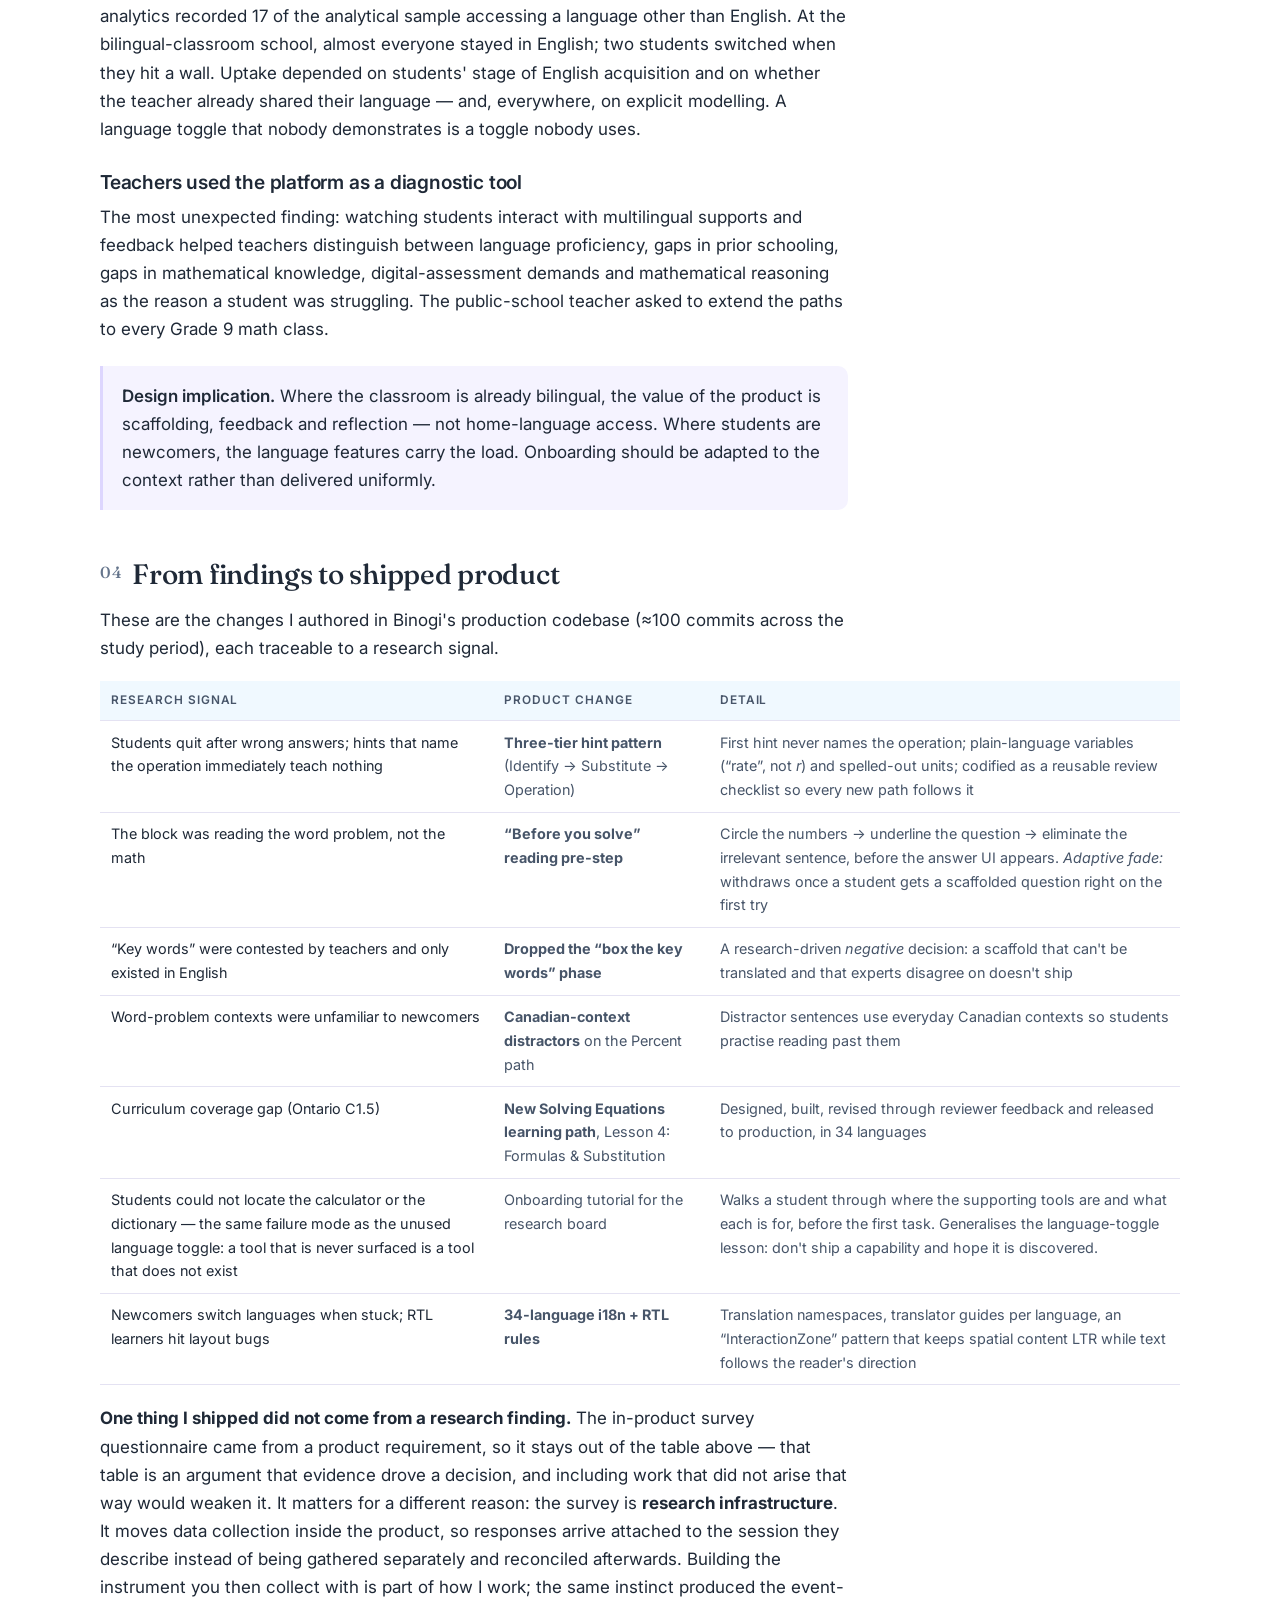
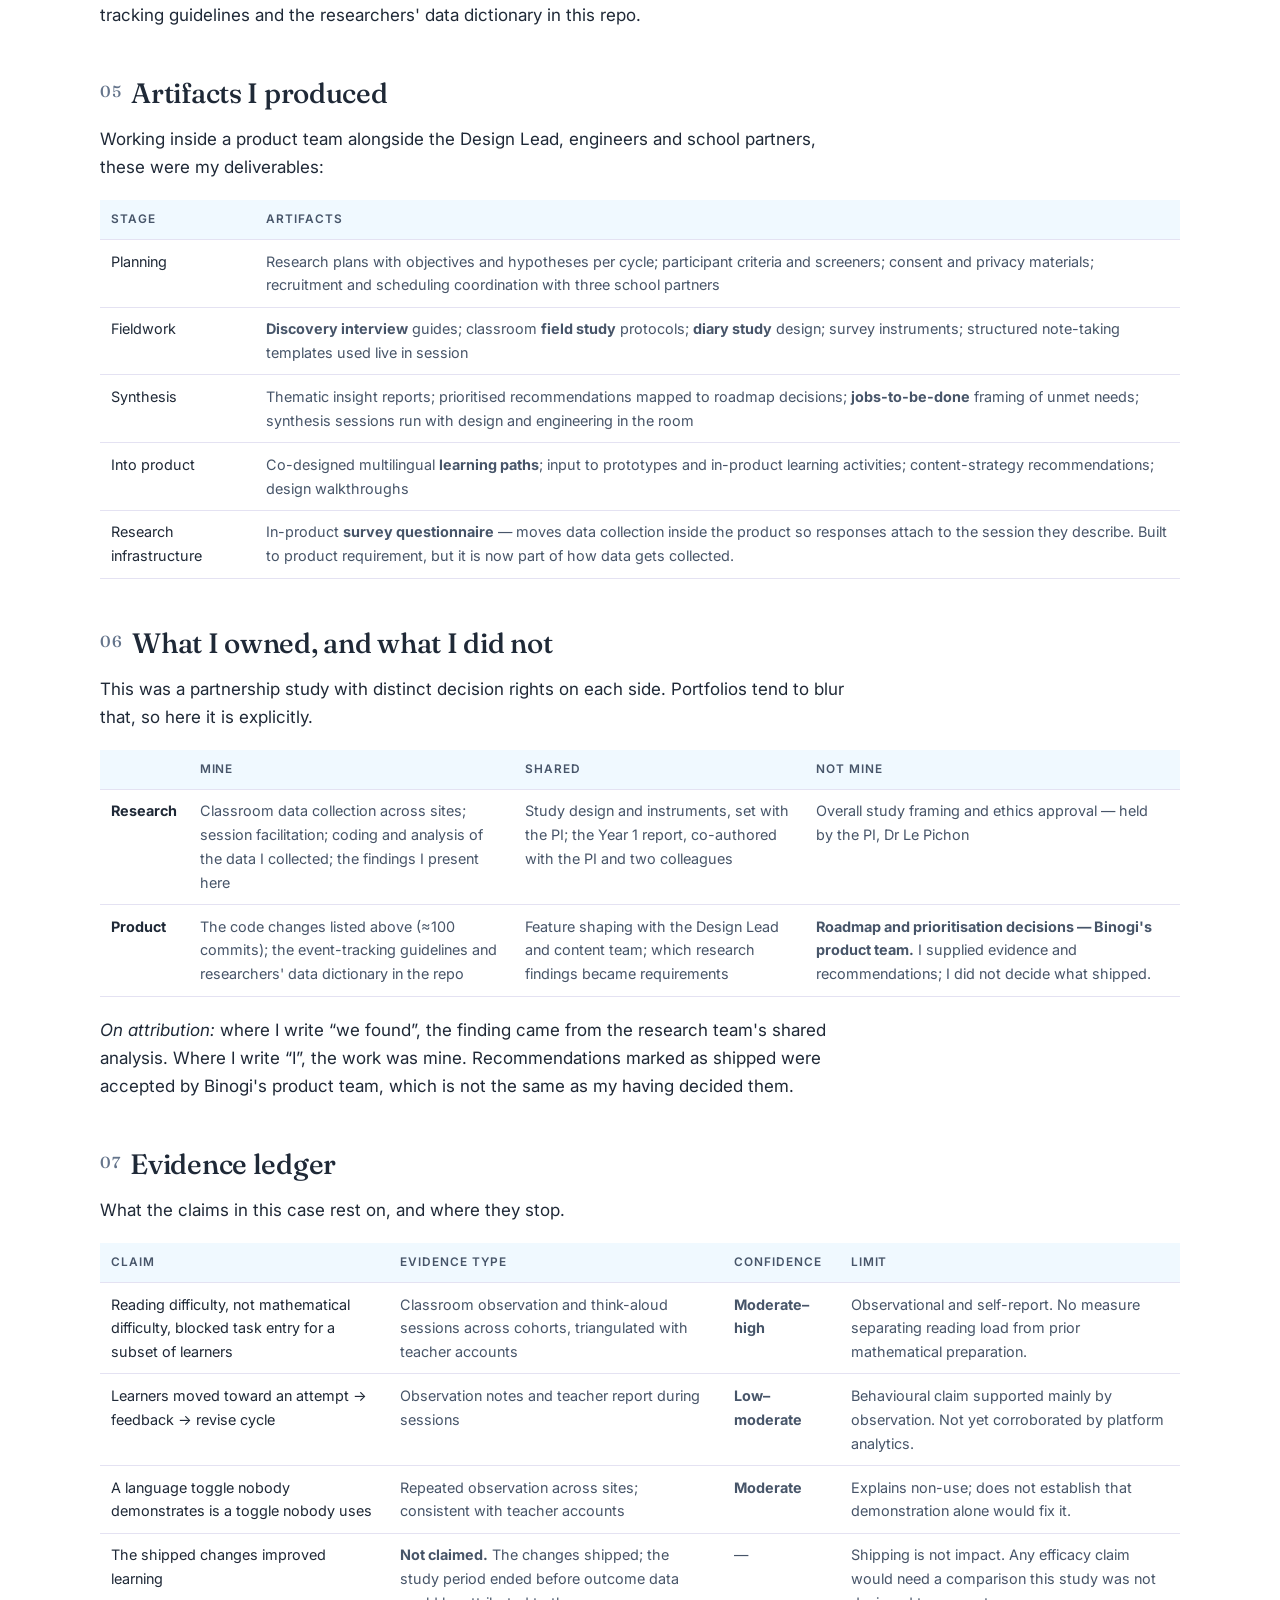
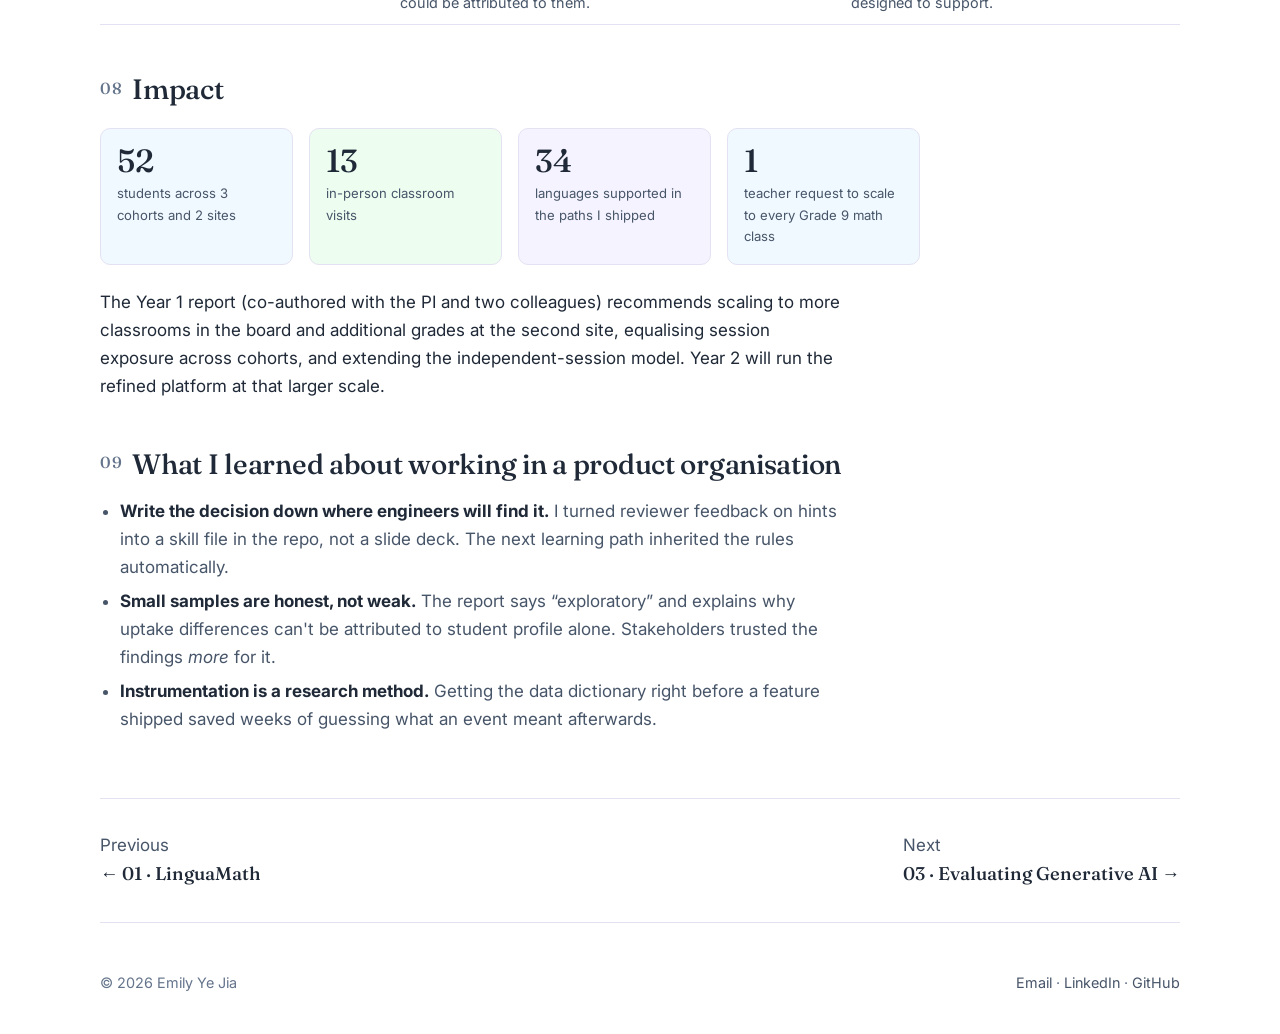
<file: binogi.html>
<!DOCTYPE html>
<html lang="en">
<head>
  <meta charset="UTF-8">
  <meta name="viewport" content="width=device-width, initial-scale=1.0">
  <title>Binogi Learning Paths — Case Study · Emily Ye Jia</title>
  <meta name="description" content="Mixed-methods classroom research informing AI-supported learning experiences: two school sites, three cohorts, and a research-to-product pipeline with Binogi's engineering and UX team, with explicit attribution of what I owned.">
  <link rel="preconnect" href="https://fonts.googleapis.com">
  <link href="https://fonts.googleapis.com/css2?family=Fraunces:ital,opsz,wght@0,9..144,400;0,9..144,500;1,9..144,400&family=Inter:wght@400;500;600&display=swap" rel="stylesheet">
  <link rel="stylesheet" href="css/styles.css">
</head>
<body>
<div class="wrap">

  <nav class="nav">
    <a class="brand" href="./">Emily Ye Jia</a>
    <ul>
      <li><a href="./#work">Work</a></li>
      <li><a href="./#about">About</a></li>
      <li><a href="./#publications">Publications</a></li>
      <li><a class="cta" href="https://www.linguamath.ca" target="_blank" rel="noopener">Try LinguaMath →</a></li>
    </ul>
  </nav>

  <header class="cs-hero">
    <span class="kicker">Case study 02 · Industry–university partnership</span>
    <h1>Binogi: mixed-methods research informing multilingual learning paths</h1>
    <p class="sub">Seven Monday mornings in a Grade 9 ESL math class, and what they changed in a production learning platform.</p>
    <div class="meta">
      <div><span>Role</span>Researcher on the OISE team (classroom data collection, analysis, report co-author) and contributing engineer on Binogi's learning-paths codebase</div>
      <div><span>Timeline</span>Feb – Jul 2026 (Year 1 of a multi-year pilot)</div>
      <div><span>Partners</span>Binogi (product, engineering, UX) · OISE research team (PI Dr. E. Le Pichon) · 2 Ontario schools, 4 teachers</div>
      <div><span>Participants</span>52 students across 3 cohorts (Grade 9 ESL newcomers, n=27; Grade 6 and Grade 9 at an independent Arabic-speaking school, n=25)</div>
      <div><span>Methods</span>Classroom observation · pre/post surveys · per-visit self-assessment · teacher interviews · student focus groups · think-aloud screen recordings · platform analytics</div>
    </div>
  </header>

  <main class="cs-body">

    <h2><span class="n">00</span>The research cycle in one glance</h2>
    <div class="flow">
      <div class="step"><b>Question</b>How can multilingual digital learning paths be designed and introduced so newcomer students can actually access grade-level math and digital assessments?</div>
      <div class="step"><b>Study</b>Two contrasting sites; 7 classroom visits + 6 at the second school; observation, surveys, interviews, focus groups, think-aloud, analytics.</div>
      <div class="step"><b>Synthesis</b>Students quit after wrong answers; the block was reading the problem, not the math; language features weren't used without modelling.</div>
      <div class="step"><b>Recommendation</b>Escalating hints that don't reveal the operation; a reading scaffold before solving; context-adapted onboarding of language features.</div>
      <div class="step"><b>Shipped</b>Three-tier hint system, “Before you solve” pre-step with adaptive fade, new Solving Equations path, 34-language i18n.</div>
    </div>

    <h2><span class="n">01</span>Context</h2>
    <p>
      Binogi is a multilingual learning platform used in Ontario schools. Working with OISE, the company wanted to know whether
      curriculum-aligned <em>learning paths</em> — sequenced lessons, activities and feedback with language switching — could help English
      language learners prepare for the digital EQAO mathematics assessment. My job sat on both sides of the partnership: collect and analyse
      the classroom evidence, then work inside Binogi's React/Express monorepo to turn findings into features that shipped.
    </p>
    <p>
      The two sites were chosen for contrast. At the public secondary school, the Grade 9 class was made up entirely of newcomers in the
      early stages of English. At the independent school, students had grown up in Canada, spoke and read Arabic at home, and were taught by
      teachers who shared their language. Same design, two very different relationships to “multilingual support”.
    </p>

    <figure>
      <img src="img/binogi-learning-path.png" alt="Binogi learning path 'Calculating percent': a horizontal mission map over a space background with lessons such as Building Up from 10% and The Halving Method, each with two completed levels and star ratings, a bonus mission, a star counter and an English language selector." loading="lazy">
      <figcaption>A Grade 6 learning path as students see it — sequenced lessons with two levels each, star feedback, a bonus mission, and the language switcher (top right) whose uptake became one of the study's central findings.</figcaption>
    </figure>

    <h2><span class="n">02</span>Research approach</h2>
    <div class="tbl-wrap">
    <table>
      <thead><tr><th>Method</th><th>What it captured</th><th>Why it was needed</th></tr></thead>
      <tbody>
        <tr><td>Classroom observation (13 visits)</td><td>Engagement, moments of disengagement, help-seeking, device sharing</td><td>Surveys can't see the moment a student gives up after a wrong answer</td></tr>
        <tr><td>Pre/post surveys + per-visit self-assessment</td><td>Confidence, persistence, perceived usefulness over time</td><td>Trajectory across the intervention, not just an end state</td></tr>
        <tr><td>Teacher interviews</td><td>What the platform revealed to teachers about individual students</td><td>Surfaced the unexpected “instructional assessment” use case</td></tr>
        <tr><td>Student focus groups</td><td>Which features students valued; EQAO experience</td><td>Students' own words on assessment readiness</td></tr>
        <tr><td>Think-aloud screen recordings</td><td>Verbalised reasoning + navigation, second site</td><td>To separate “can't read it” from “can't do it”</td></tr>
        <tr><td>Platform analytics (Mixpanel)</td><td>Language switching, attempts, completion</td><td>Behavioural ground truth for self-report</td></tr>
      </tbody>
    </table>
    </div>
    <p>
      I also maintained the event-tracking guidelines and the researchers' data dictionary in the codebase, so that every new feature
      shipped with the instrumentation the study needed — analytics were designed with the research questions, not bolted on after.
    </p>

    <h2><span class="n">03</span>What we found</h2>

    <h3>Students disengaged after incorrect responses — and the problem was usually reading, not math</h3>
    <p>
      Across both sites, the first difficulties were mathematical vocabulary, interpreting what a task was asking, and unfamiliar digital
      formats. Observation showed students abandoning a task after a wrong answer rather than using the feedback. Over the intervention,
      students moved toward cycles of attempt → feedback → revise, and reported greater persistence — but only once feedback was worth
      reading and instructions were clear.
    </p>

    <h3>Multilingual features were not used on their own</h3>
    <p>
      Newcomer students at the public school increasingly switched languages when stuck — analytics recorded 17 of the analytical sample
      accessing a language other than English. At the bilingual-classroom school, almost everyone stayed in English; two students switched
      when they hit a wall. Uptake depended on students' stage of English acquisition and on whether the teacher already shared their
      language — and, everywhere, on explicit modelling. A language toggle that nobody demonstrates is a toggle nobody uses.
    </p>

    <h3>Teachers used the platform as a diagnostic tool</h3>
    <p>
      The most unexpected finding: watching students interact with multilingual supports and feedback helped teachers distinguish between
      language proficiency, gaps in prior schooling, gaps in mathematical knowledge, digital-assessment demands and mathematical reasoning
      as the reason a student was struggling. The public-school teacher asked to extend the paths to every Grade 9 math class.
    </p>

    <div class="callout">
      <p><strong>Design implication.</strong> Where the classroom is already bilingual, the value of the product is scaffolding, feedback and reflection —
      not home-language access. Where students are newcomers, the language features carry the load. Onboarding should be adapted to
      the context rather than delivered uniformly.</p>
    </div>

    <h2><span class="n">04</span>From findings to shipped product</h2>
    <p>
      These are the changes I authored in Binogi's production codebase (≈100 commits across the study period), each traceable to a
      research signal.
    </p>
    <div class="tbl-wrap">
    <table>
      <thead><tr><th>Research signal</th><th>Product change</th><th>Detail</th></tr></thead>
      <tbody>
        <tr><td>Students quit after wrong answers; hints that name the operation immediately teach nothing</td><td><b>Three-tier hint pattern</b> (Identify → Substitute → Operation)</td><td>First hint never names the operation; plain-language variables (“rate”, not <em>r</em>) and spelled-out units; codified as a reusable review checklist so every new path follows it</td></tr>
        <tr><td>The block was reading the word problem, not the math</td><td><b>“Before you solve” reading pre-step</b></td><td>Circle the numbers → underline the question → eliminate the irrelevant sentence, before the answer UI appears. <em>Adaptive fade:</em> withdraws once a student gets a scaffolded question right on the first try</td></tr>
        <tr><td>“Key words” were contested by teachers and only existed in English</td><td><b>Dropped the “box the key words” phase</b></td><td>A research-driven <em>negative</em> decision: a scaffold that can't be translated and that experts disagree on doesn't ship</td></tr>
        <tr><td>Word-problem contexts were unfamiliar to newcomers</td><td><b>Canadian-context distractors</b> on the Percent path</td><td>Distractor sentences use everyday Canadian contexts so students practise reading past them</td></tr>
        <tr><td>Curriculum coverage gap (Ontario C1.5)</td><td><b>New Solving Equations learning path</b>, Lesson 4: Formulas &amp; Substitution</td><td>Designed, built, revised through reviewer feedback and released to production, in 34 languages</td></tr>
        <tr><td>Students could not locate the calculator or the dictionary — the same failure mode as the unused language toggle: a tool that is never surfaced is a tool that does not exist</td><td>Onboarding tutorial for the research board</td><td>Walks a student through where the supporting tools are and what each is for, before the first task. Generalises the language-toggle lesson: don't ship a capability and hope it is discovered.</td></tr>
        <tr><td>Newcomers switch languages when stuck; RTL learners hit layout bugs</td><td><b>34-language i18n + RTL rules</b></td><td>Translation namespaces, translator guides per language, an “InteractionZone” pattern that keeps spatial content LTR while text follows the reader's direction</td></tr>
      </tbody>
    </table>
    </div>

    <p><b>One thing I shipped did not come from a research finding.</b> The in-product survey questionnaire came from a product requirement, so it stays out of the table above — that table is an argument that evidence drove a decision, and including work that did not arise that way would weaken it. It matters for a different reason: the survey is <b>research infrastructure</b>. It moves data collection inside the product, so responses arrive attached to the session they describe instead of being gathered separately and reconciled afterwards. Building the instrument you then collect with is part of how I work; the same instinct produced the event-tracking guidelines and the researchers' data dictionary in this repo.</p>

    <h2><span class="n">05</span>Artifacts I produced</h2>
    <p>Working inside a product team alongside the Design Lead, engineers and school partners, these were my deliverables:</p>
    <div class="tbl-wrap">
    <table>
      <thead><tr><th>Stage</th><th>Artifacts</th></tr></thead>
      <tbody>
        <tr><td>Planning</td><td>Research plans with objectives and hypotheses per cycle; participant criteria and screeners; consent and privacy materials; recruitment and scheduling coordination with three school partners</td></tr>
        <tr><td>Fieldwork</td><td><b>Discovery interview</b> guides; classroom <b>field study</b> protocols; <b>diary study</b> design; survey instruments; structured note-taking templates used live in session</td></tr>
        <tr><td>Synthesis</td><td>Thematic insight reports; prioritised recommendations mapped to roadmap decisions; <b>jobs-to-be-done</b> framing of unmet needs; synthesis sessions run with design and engineering in the room</td></tr>
        <tr><td>Into product</td><td>Co-designed multilingual <b>learning paths</b>; input to prototypes and in-product learning activities; content-strategy recommendations; design walkthroughs</td></tr>
        <tr><td>Research infrastructure</td><td>In-product <b>survey questionnaire</b> — moves data collection inside the product so responses attach to the session they describe. Built to product requirement, but it is now part of how data gets collected.</td></tr>
      </tbody>
    </table>
    </div>

    <h2><span class="n">06</span>What I owned, and what I did not</h2>
    <p>This was a partnership study with distinct decision rights on each side. Portfolios tend to blur that, so here it is explicitly.</p>
    <div class="tbl-wrap">
    <table>
      <thead><tr><th></th><th>Mine</th><th>Shared</th><th>Not mine</th></tr></thead>
      <tbody>
        <tr>
          <td><b>Research</b></td>
          <td>Classroom data collection across sites; session facilitation; coding and analysis of the data I collected; the findings I present here</td>
          <td>Study design and instruments, set with the PI; the Year 1 report, co-authored with the PI and two colleagues</td>
          <td>Overall study framing and ethics approval — held by the PI, Dr Le Pichon</td>
        </tr>
        <tr>
          <td><b>Product</b></td>
          <td>The code changes listed above (≈100 commits); the event-tracking guidelines and researchers' data dictionary in the repo</td>
          <td>Feature shaping with the Design Lead and content team; which research findings became requirements</td>
          <td><b>Roadmap and prioritisation decisions — Binogi's product team.</b> I supplied evidence and recommendations; I did not decide what shipped.</td>
        </tr>
      </tbody>
    </table>
    </div>
    <p><em>On attribution:</em> where I write “we found”, the finding came from the research team's shared analysis. Where I write “I”, the work was mine. Recommendations marked as shipped were accepted by Binogi's product team, which is not the same as my having decided them.</p>

    <h2><span class="n">07</span>Evidence ledger</h2>
    <p>What the claims in this case rest on, and where they stop.</p>
    <div class="tbl-wrap">
    <table>
      <thead><tr><th>Claim</th><th>Evidence type</th><th>Confidence</th><th>Limit</th></tr></thead>
      <tbody>
        <tr>
          <td>Reading difficulty, not mathematical difficulty, blocked task entry for a subset of learners</td>
          <td>Classroom observation and think-aloud sessions across cohorts, triangulated with teacher accounts</td>
          <td><b>Moderate–high</b></td>
          <td>Observational and self-report. No measure separating reading load from prior mathematical preparation.</td>
        </tr>
        <tr>
          <td>Learners moved toward an attempt → feedback → revise cycle</td>
          <td>Observation notes and teacher report during sessions</td>
          <td><b>Low–moderate</b></td>
          <td>Behavioural claim supported mainly by observation. Not yet corroborated by platform analytics.</td>
        </tr>
        <tr>
          <td>A language toggle nobody demonstrates is a toggle nobody uses</td>
          <td>Repeated observation across sites; consistent with teacher accounts</td>
          <td><b>Moderate</b></td>
          <td>Explains non-use; does not establish that demonstration alone would fix it.</td>
        </tr>
        <tr>
          <td>The shipped changes improved learning</td>
          <td><b>Not claimed.</b> The changes shipped; the study period ended before outcome data could be attributed to them.</td>
          <td>—</td>
          <td>Shipping is not impact. Any efficacy claim would need a comparison this study was not designed to support.</td>
        </tr>
      </tbody>
    </table>
    </div>

    <h2><span class="n">08</span>Impact</h2>
    <div class="stats">
      <div class="stat"><b>52</b><span>students across 3 cohorts and 2 sites</span></div>
      <div class="stat"><b>13</b><span>in-person classroom visits</span></div>
      <div class="stat"><b>34</b><span>languages supported in the paths I shipped</span></div>
      <div class="stat"><b>1</b><span>teacher request to scale to every Grade 9 math class</span></div>
    </div>
    <p>
      The Year 1 report (co-authored with the PI and two colleagues) recommends scaling to more classrooms in the board and additional grades
      at the second site, equalising session exposure across cohorts, and extending the independent-session model. Year 2 will run the
      refined platform at that larger scale.
    </p>

    <h2><span class="n">09</span>What I learned about working in a product organisation</h2>
    <ul>
      <li><b>Write the decision down where engineers will find it.</b> I turned reviewer feedback on hints into a skill file in the repo, not a slide deck. The next learning path inherited the rules automatically.</li>
      <li><b>Small samples are honest, not weak.</b> The report says “exploratory” and explains why uptake differences can't be attributed to student profile alone. Stakeholders trusted the findings <em>more</em> for it.</li>
      <li><b>Instrumentation is a research method.</b> Getting the data dictionary right before a feature shipped saved weeks of guessing what an event meant afterwards.</li>
    </ul>
  </main>

  <nav class="cs-nav">
    <a href="linguamath.html">Previous<b>← 01 · LinguaMath</b></a>
    <a href="ai-evaluation.html">Next<b>03 · Evaluating Generative AI →</b></a>
  </nav>

  <footer>
    <span>© 2026 Emily Ye Jia</span>
    <span><a href="mailto:emilyyejia@gmail.com">Email</a> · <a href="https://linkedin.com/in/ye-jia-a80245205/" target="_blank" rel="noopener">LinkedIn</a> · <a href="https://github.com/emilyyejia" target="_blank" rel="noopener">GitHub</a></span>
  </footer>

</div>
</body>
</html>
</file>
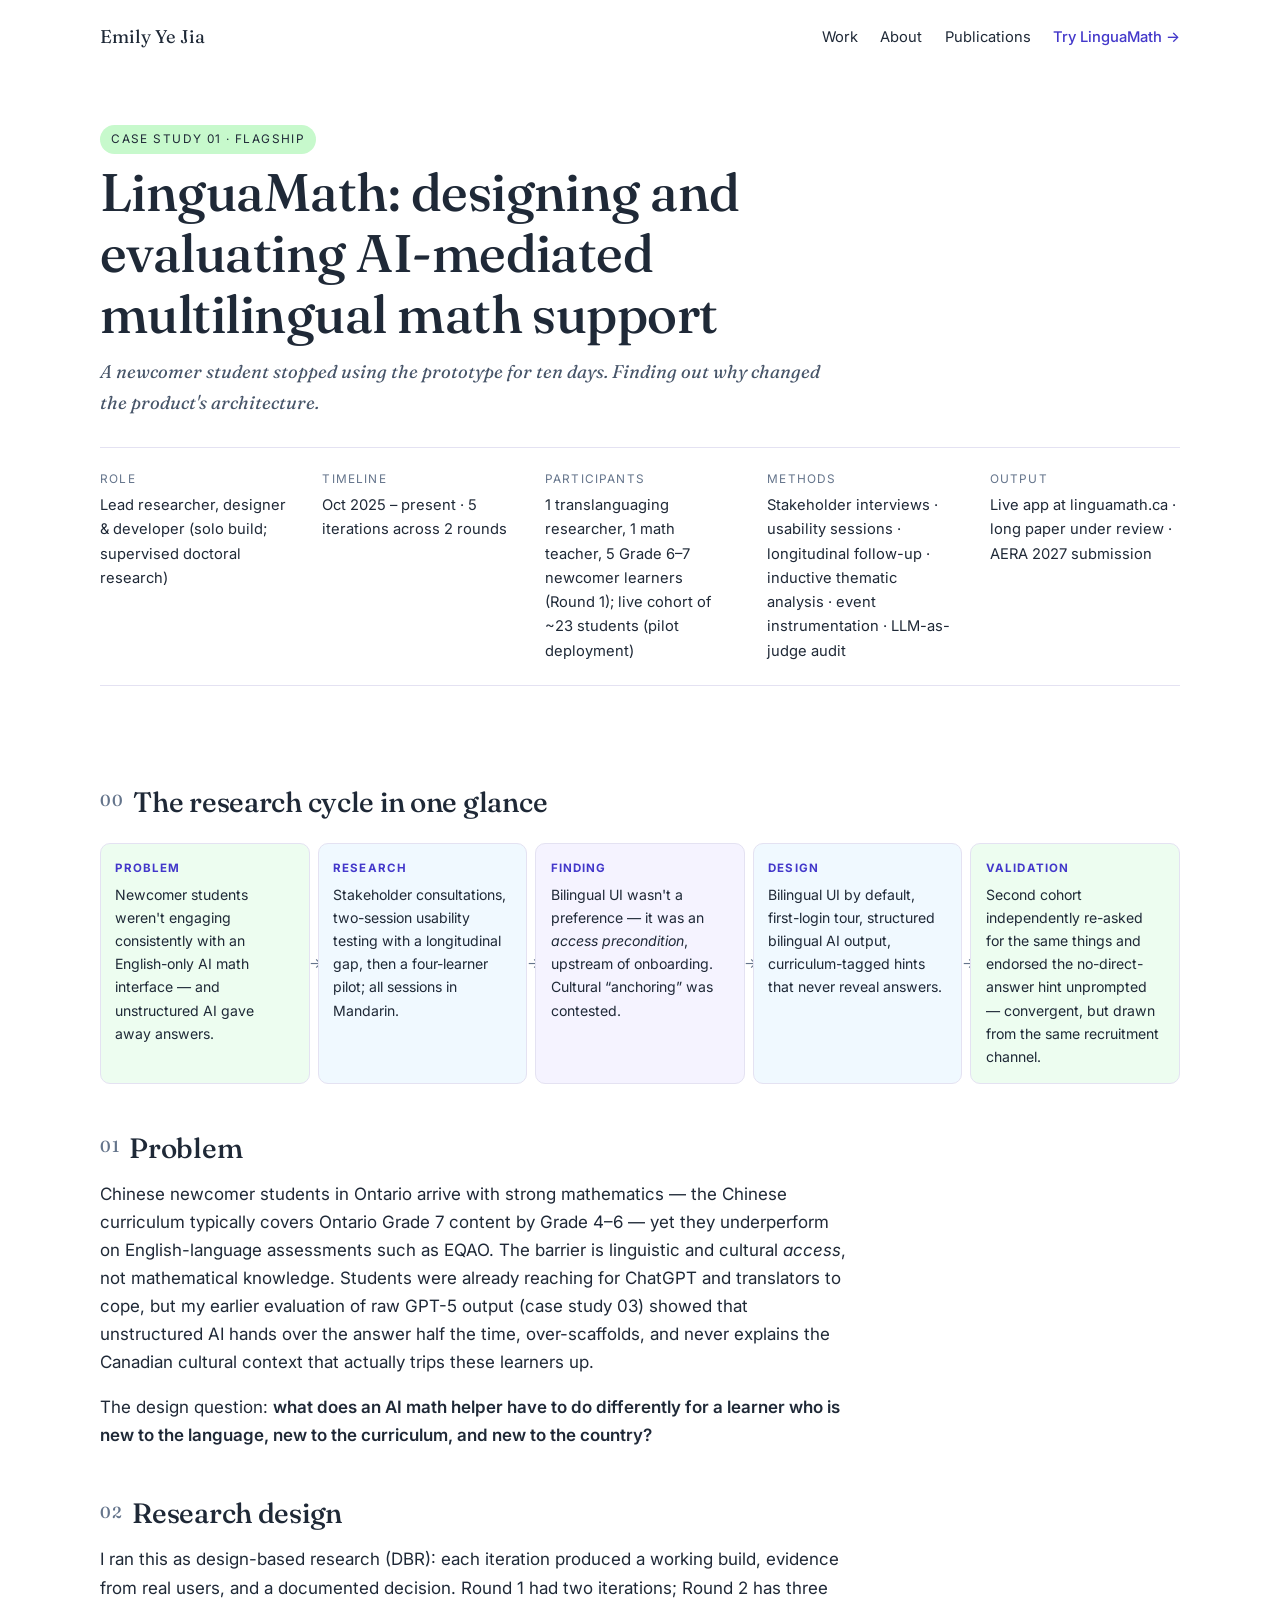
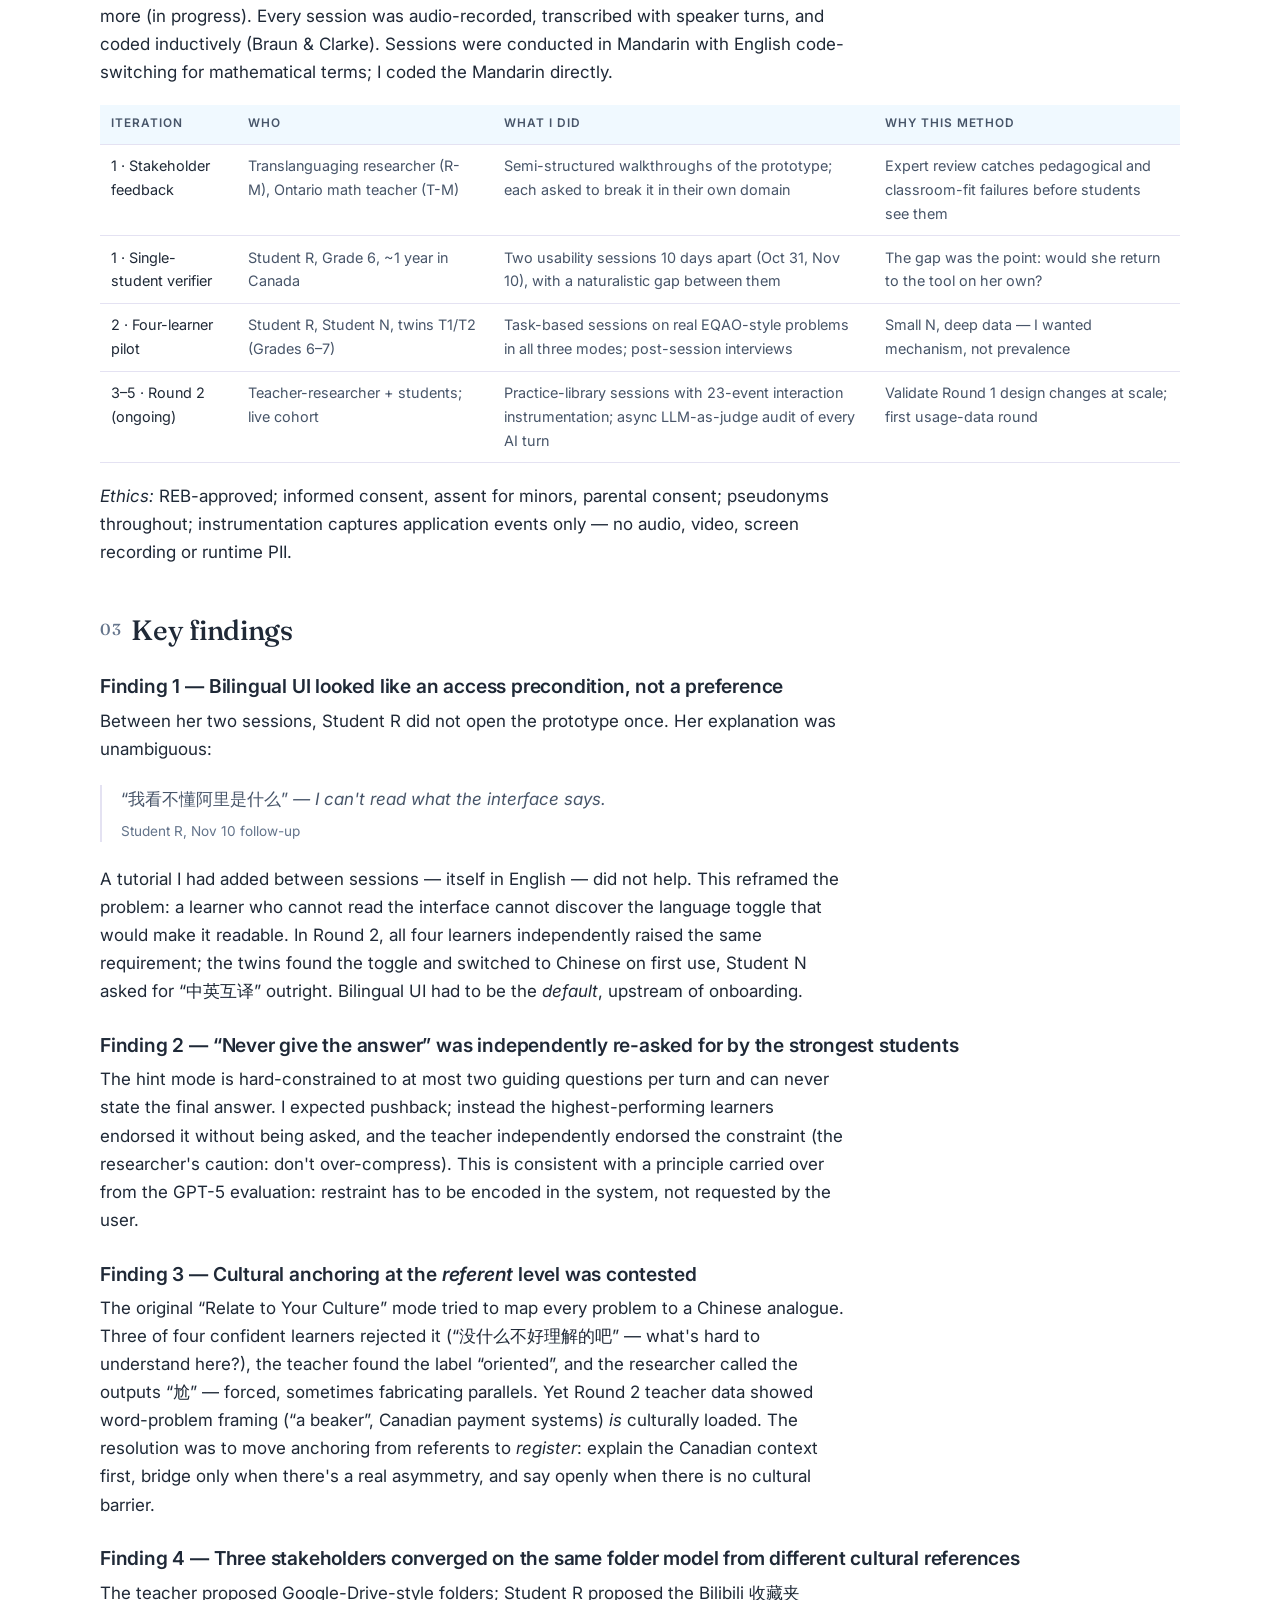
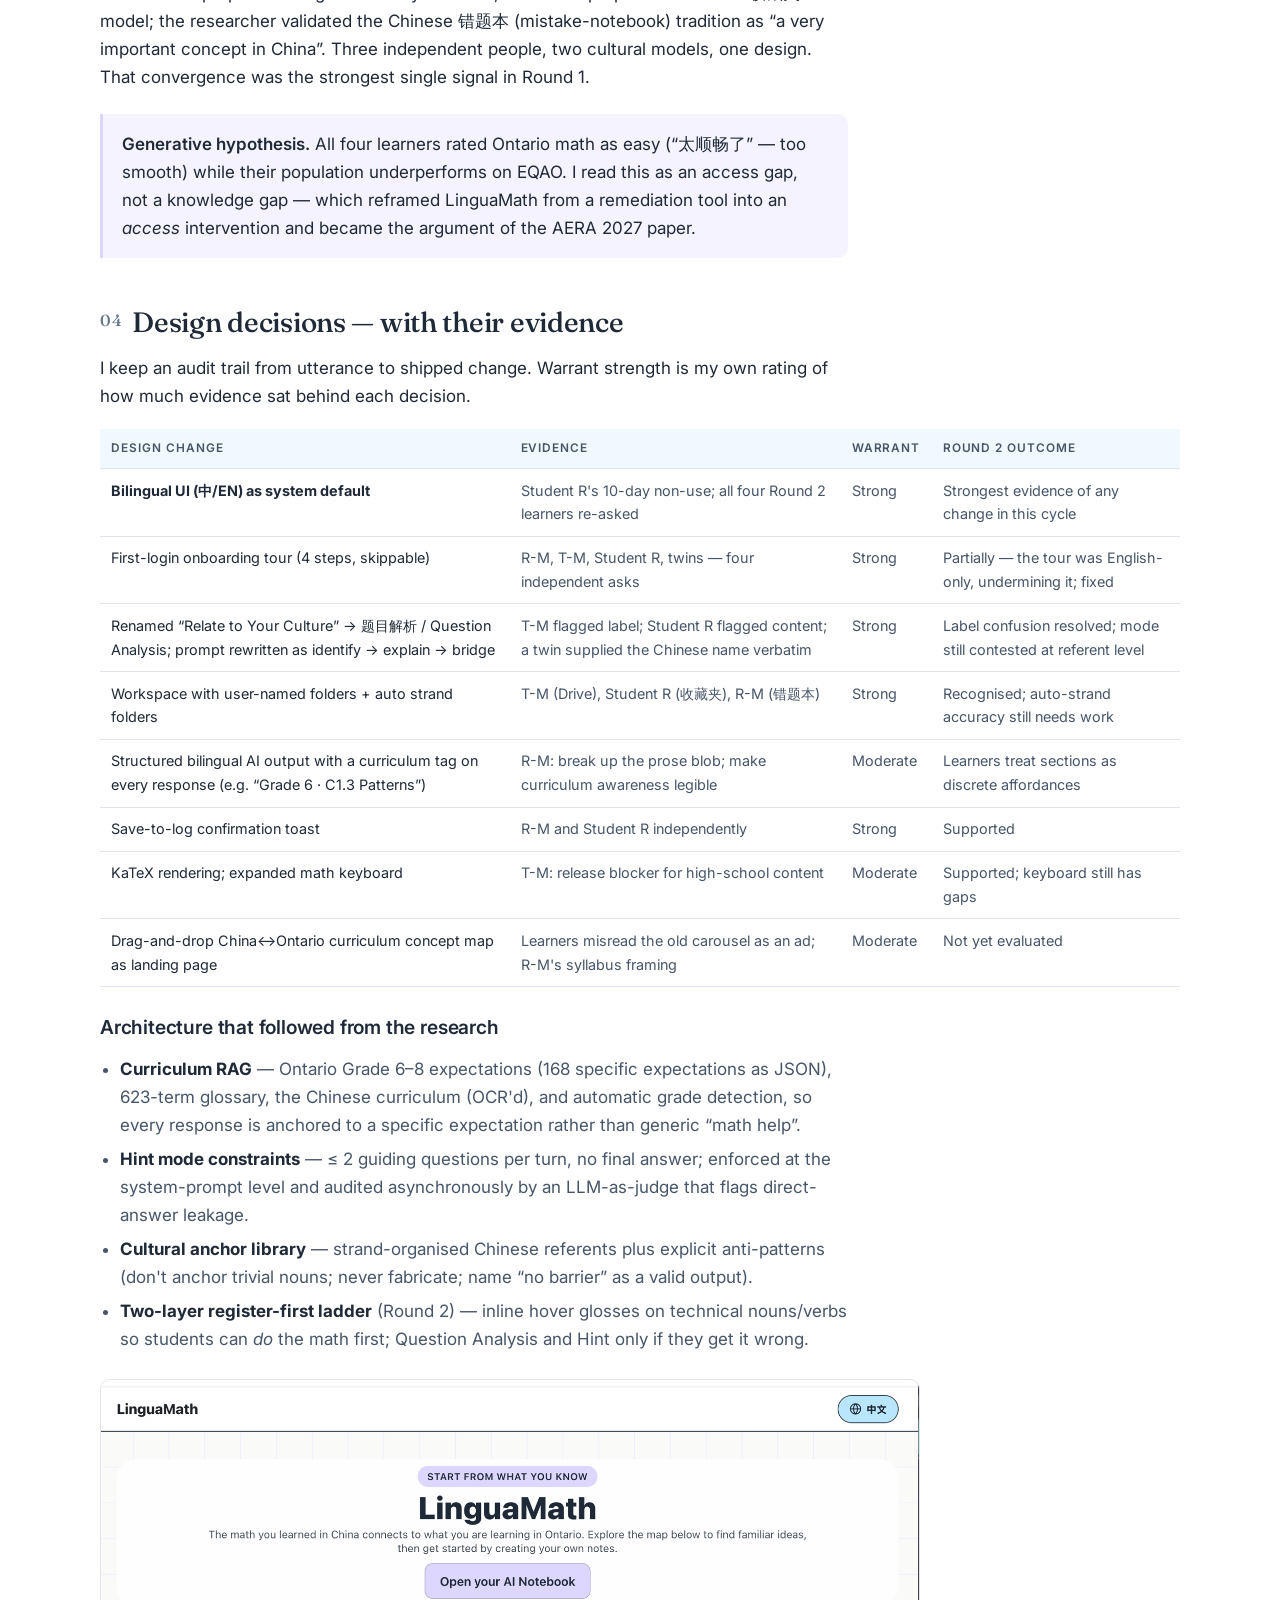
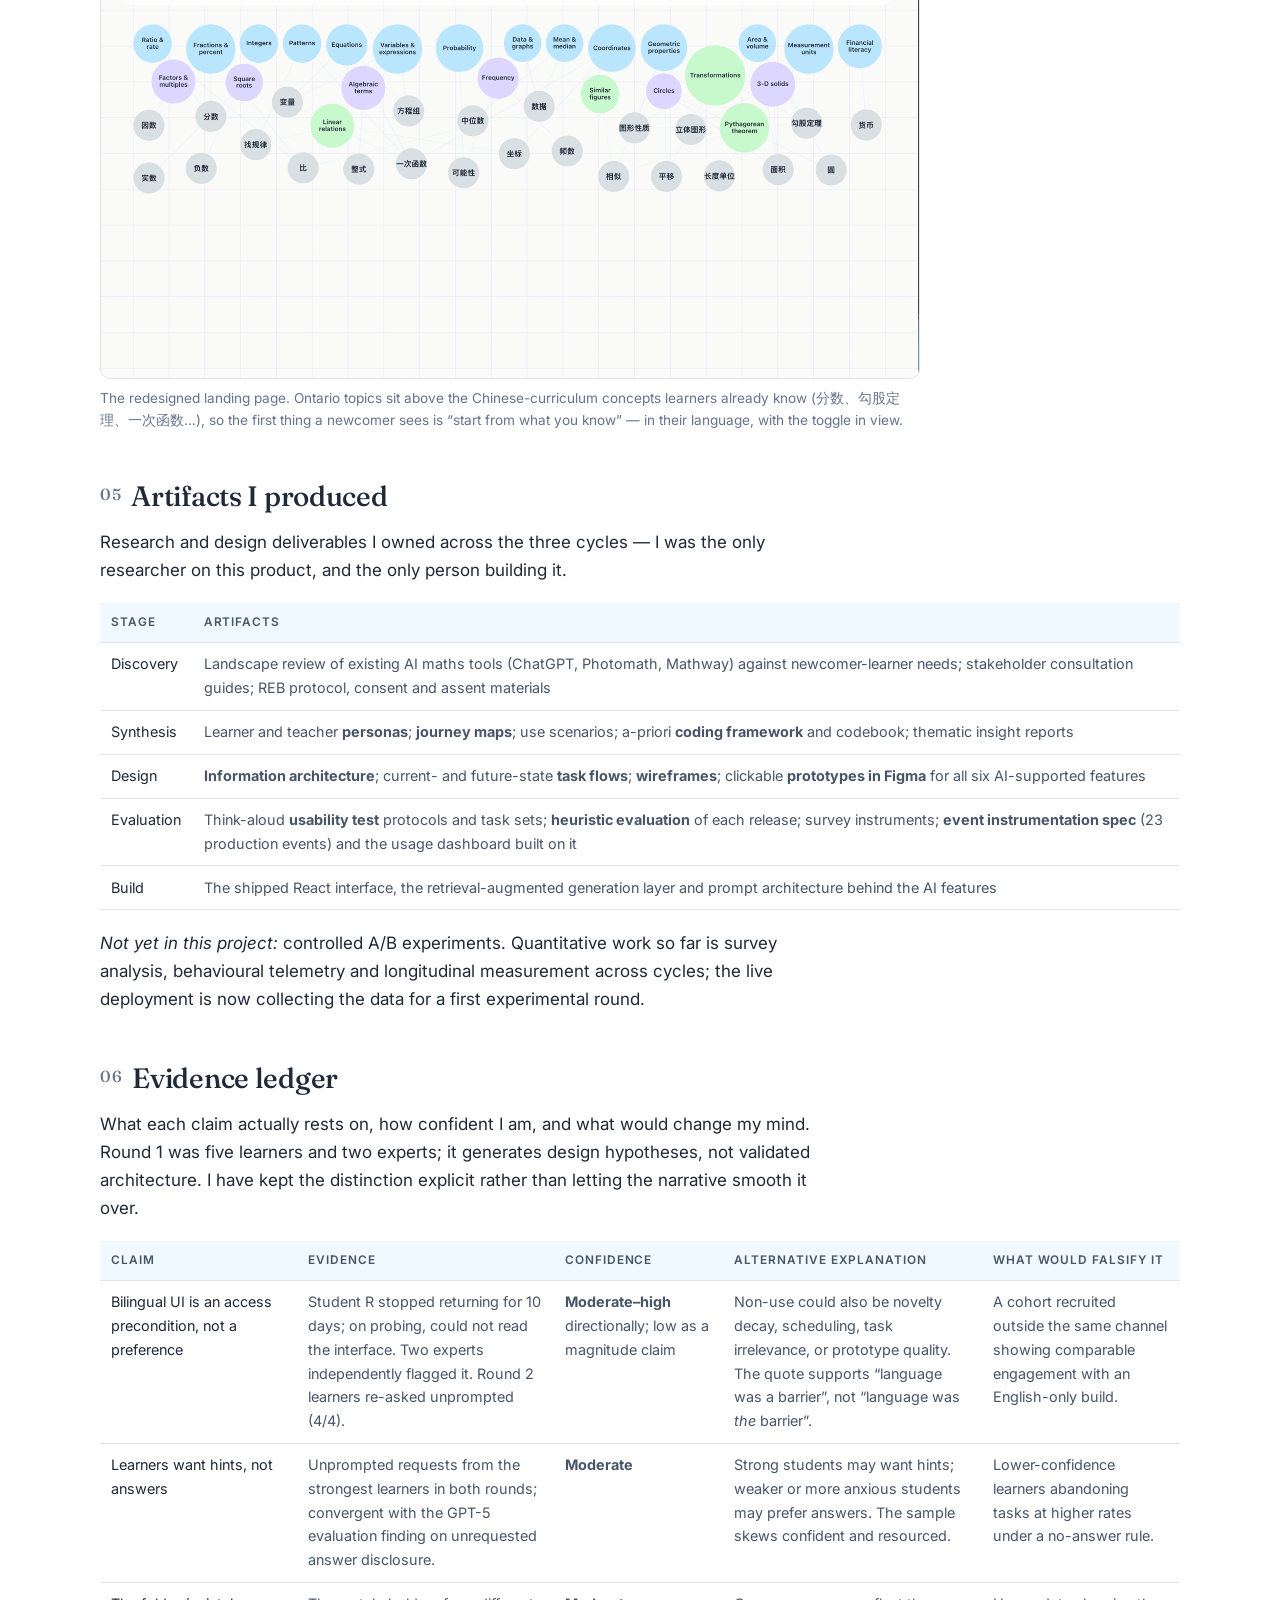
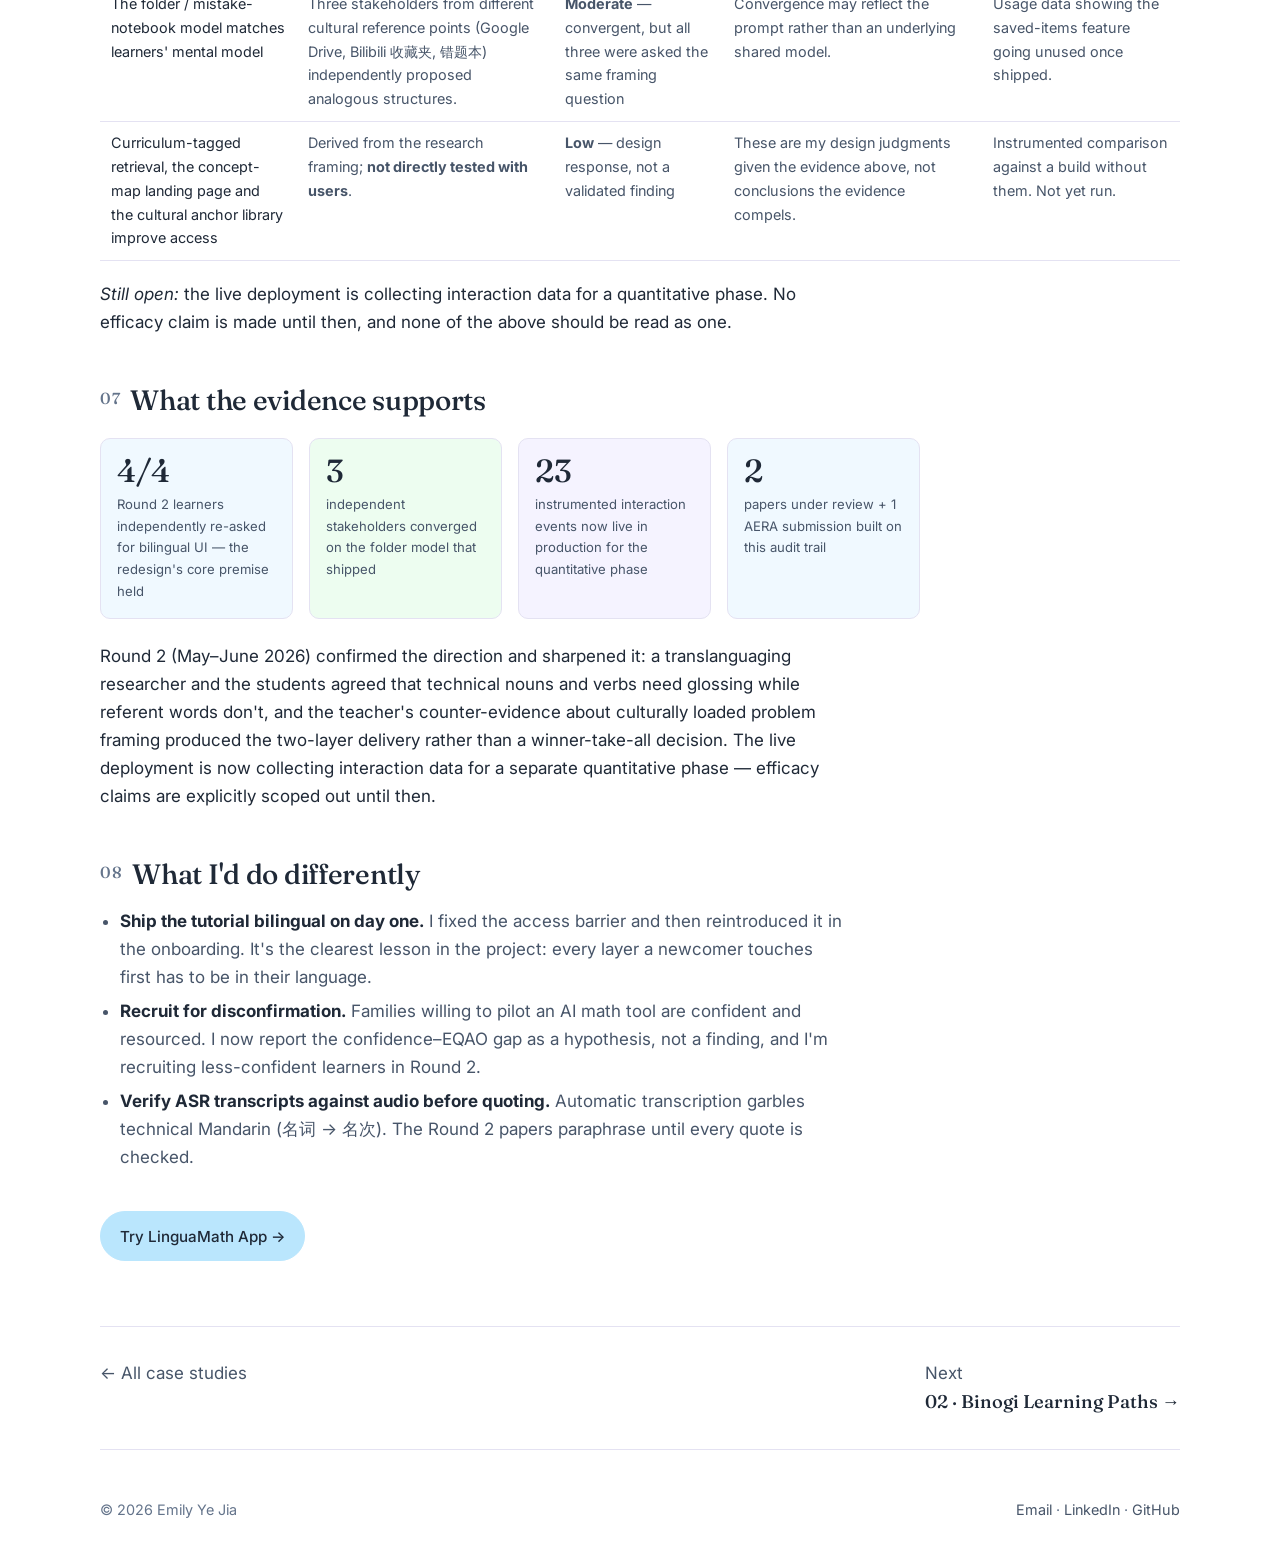
<file: linguamath.html>
<!DOCTYPE html>
<html lang="en">
<head>
  <meta charset="UTF-8">
  <meta name="viewport" content="width=device-width, initial-scale=1.0">
  <title>LinguaMath — Case Study · Emily Ye Jia</title>
  <meta name="description" content="Designing and evaluating AI-mediated multilingual math support: a full design-based research cycle from stakeholder interviews to a bilingual redesign and the evidence behind it.">
  <link rel="preconnect" href="https://fonts.googleapis.com">
  <link href="https://fonts.googleapis.com/css2?family=Fraunces:ital,opsz,wght@0,9..144,400;0,9..144,500;1,9..144,400&family=Inter:wght@400;500;600&display=swap" rel="stylesheet">
  <link rel="stylesheet" href="css/styles.css">
</head>
<body>
<div class="wrap">

  <nav class="nav">
    <a class="brand" href="./">Emily Ye Jia</a>
    <ul>
      <li><a href="./#work">Work</a></li>
      <li><a href="./#about">About</a></li>
      <li><a href="./#publications">Publications</a></li>
      <li><a class="cta" href="https://www.linguamath.ca" target="_blank" rel="noopener">Try LinguaMath →</a></li>
    </ul>
  </nav>

  <header class="cs-hero">
    <span class="kicker">Case study 01 · Flagship</span>
    <h1>LinguaMath: designing and evaluating AI-mediated multilingual math support</h1>
    <p class="sub">A newcomer student stopped using the prototype for ten days. Finding out why changed the product's architecture.</p>
    <div class="meta">
      <div><span>Role</span>Lead researcher, designer &amp; developer (solo build; supervised doctoral research)</div>
      <div><span>Timeline</span>Oct 2025 – present · 5 iterations across 2 rounds</div>
      <div><span>Participants</span>1 translanguaging researcher, 1 math teacher, 5 Grade 6–7 newcomer learners (Round 1); live cohort of ~23 students (pilot deployment)</div>
      <div><span>Methods</span>Stakeholder interviews · usability sessions · longitudinal follow-up · inductive thematic analysis · event instrumentation · LLM-as-judge audit</div>
      <div><span>Output</span>Live app at linguamath.ca · long paper under review · AERA 2027 submission</div>
    </div>
  </header>

  <main class="cs-body">

    <h2><span class="n">00</span>The research cycle in one glance</h2>
    <div class="flow">
      <div class="step"><b>Problem</b>Newcomer students weren't engaging consistently with an English-only AI math interface — and unstructured AI gave away answers.</div>
      <div class="step"><b>Research</b>Stakeholder consultations, two-session usability testing with a longitudinal gap, then a four-learner pilot; all sessions in Mandarin.</div>
      <div class="step"><b>Finding</b>Bilingual UI wasn't a preference — it was an <em>access precondition</em>, upstream of onboarding. Cultural “anchoring” was contested.</div>
      <div class="step"><b>Design</b>Bilingual UI by default, first-login tour, structured bilingual AI output, curriculum-tagged hints that never reveal answers.</div>
      <div class="step"><b>Validation</b>Second cohort independently re-asked for the same things and endorsed the no-direct-answer hint unprompted — convergent, but drawn from the same recruitment channel.</div>
    </div>

    <h2><span class="n">01</span>Problem</h2>
    <p>
      Chinese newcomer students in Ontario arrive with strong mathematics — the Chinese curriculum typically covers Ontario Grade 7 content
      by Grade 4–6 — yet they underperform on English-language assessments such as EQAO. The barrier is linguistic and cultural
      <em>access</em>, not mathematical knowledge. Students were already reaching for ChatGPT and translators to cope, but my earlier
      evaluation of raw GPT-5 output (<a href="ai-evaluation.html">case study 03</a>) showed that unstructured AI hands over the answer
      half the time, over-scaffolds, and never explains the Canadian cultural context that actually trips these learners up.
    </p>
    <p>
      The design question: <strong>what does an AI math helper have to do differently for a learner who is new to the language,
      new to the curriculum, and new to the country?</strong>
    </p>

    <h2><span class="n">02</span>Research design</h2>
    <p>
      I ran this as design-based research (DBR): each iteration produced a working build, evidence from real users, and a documented
      decision. Round 1 had two iterations; Round 2 has three more (in progress). Every session was audio-recorded, transcribed with
      speaker turns, and coded inductively (Braun &amp; Clarke). Sessions were conducted in Mandarin with English code-switching for
      mathematical terms; I coded the Mandarin directly.
    </p>
    <div class="tbl-wrap">
    <table>
      <thead><tr><th>Iteration</th><th>Who</th><th>What I did</th><th>Why this method</th></tr></thead>
      <tbody>
        <tr><td>1 · Stakeholder feedback</td><td>Translanguaging researcher (R-M), Ontario math teacher (T-M)</td><td>Semi-structured walkthroughs of the prototype; each asked to break it in their own domain</td><td>Expert review catches pedagogical and classroom-fit failures before students see them</td></tr>
        <tr><td>1 · Single-student verifier</td><td>Student R, Grade 6, ~1 year in Canada</td><td>Two usability sessions 10 days apart (Oct 31, Nov 10), with a naturalistic gap between them</td><td>The gap was the point: would she return to the tool on her own?</td></tr>
        <tr><td>2 · Four-learner pilot</td><td>Student R, Student N, twins T1/T2 (Grades 6–7)</td><td>Task-based sessions on real EQAO-style problems in all three modes; post-session interviews</td><td>Small N, deep data — I wanted mechanism, not prevalence</td></tr>
        <tr><td>3–5 · Round 2 (ongoing)</td><td>Teacher-researcher + students; live cohort</td><td>Practice-library sessions with 23-event interaction instrumentation; async LLM-as-judge audit of every AI turn</td><td>Validate Round 1 design changes at scale; first usage-data round</td></tr>
      </tbody>
    </table>
    </div>
    <p><em>Ethics:</em> REB-approved; informed consent, assent for minors, parental consent; pseudonyms throughout; instrumentation captures application events only — no audio, video, screen recording or runtime PII.</p>

    <h2><span class="n">03</span>Key findings</h2>

    <h3>Finding 1 — Bilingual UI looked like an access precondition, not a preference</h3>
    <p>
      Between her two sessions, Student R did not open the prototype once. Her explanation was unambiguous:
    </p>
    <blockquote>
      <span class="zh">“我看不懂阿里是什么”</span> — I can't read what the interface says.
      <cite>Student R, Nov 10 follow-up</cite>
    </blockquote>
    <p>
      A tutorial I had added between sessions — itself in English — did not help. This reframed the problem: a learner who cannot read
      the interface cannot discover the language toggle that would make it readable. In Round 2, all four learners independently
      raised the same requirement; the twins found the toggle and switched to Chinese on first use, Student N asked for
      <span class="zh">“中英互译”</span> outright. Bilingual UI had to be the <em>default</em>, upstream of onboarding.
    </p>

    <h3>Finding 2 — “Never give the answer” was independently re-asked for by the strongest students</h3>
    <p>
      The hint mode is hard-constrained to at most two guiding questions per turn and can never state the final answer. I expected
      pushback; instead the highest-performing learners endorsed it without being asked, and the teacher independently endorsed the constraint
      (the researcher's caution: don't over-compress). This is consistent with a principle carried over from the GPT-5 evaluation: restraint has to be encoded in
      the system, not requested by the user.
    </p>

    <h3>Finding 3 — Cultural anchoring at the <em>referent</em> level was contested</h3>
    <p>
      The original “Relate to Your Culture” mode tried to map every problem to a Chinese analogue. Three of four confident learners
      rejected it (<span class="zh">“没什么不好理解的吧”</span> — what's hard to understand here?), the teacher found the label
      “oriented”, and the researcher called the outputs <span class="zh">“尬”</span> — forced, sometimes fabricating parallels.
      Yet Round 2 teacher data showed word-problem framing (“a beaker”, Canadian payment systems) <em>is</em> culturally loaded.
      The resolution was to move anchoring from referents to <em>register</em>: explain the Canadian context first, bridge only when
      there's a real asymmetry, and say openly when there is no cultural barrier.
    </p>

    <h3>Finding 4 — Three stakeholders converged on the same folder model from different cultural references</h3>
    <p>
      The teacher proposed Google-Drive-style folders; Student R proposed the Bilibili <span class="zh">收藏夹</span> model;
      the researcher validated the Chinese <span class="zh">错题本</span> (mistake-notebook) tradition as “a very important concept in
      China”. Three independent people, two cultural models, one design. That convergence was the strongest single signal in Round 1.
    </p>

    <div class="callout">
      <p><strong>Generative hypothesis.</strong> All four learners rated Ontario math as easy (<span class="zh">“太顺畅了”</span> — too smooth) while their population
      underperforms on EQAO. I read this as an access gap, not a knowledge gap — which reframed LinguaMath from a remediation tool into
      an <em>access</em> intervention and became the argument of the AERA 2027 paper.</p>
    </div>

    <h2><span class="n">04</span>Design decisions — with their evidence</h2>
    <p>I keep an audit trail from utterance to shipped change. Warrant strength is my own rating of how much evidence sat behind each decision.</p>
    <div class="tbl-wrap">
    <table>
      <thead><tr><th>Design change</th><th>Evidence</th><th>Warrant</th><th>Round 2 outcome</th></tr></thead>
      <tbody>
        <tr><td><b>Bilingual UI (中/EN) as system default</b></td><td>Student R's 10-day non-use; all four Round 2 learners re-asked</td><td>Strong</td><td>Strongest evidence of any change in this cycle</td></tr>
        <tr><td>First-login onboarding tour (4 steps, skippable)</td><td>R-M, T-M, Student R, twins — four independent asks</td><td>Strong</td><td>Partially — the tour was English-only, undermining it; fixed</td></tr>
        <tr><td>Renamed “Relate to Your Culture” → <span class="zh">题目解析</span> / Question Analysis; prompt rewritten as identify → explain → bridge</td><td>T-M flagged label; Student R flagged content; a twin supplied the Chinese name verbatim</td><td>Strong</td><td>Label confusion resolved; mode still contested at referent level</td></tr>
        <tr><td>Workspace with user-named folders + auto strand folders</td><td>T-M (Drive), Student R (收藏夹), R-M (错题本)</td><td>Strong</td><td>Recognised; auto-strand accuracy still needs work</td></tr>
        <tr><td>Structured bilingual AI output with a curriculum tag on every response (e.g. “Grade 6 · C1.3 Patterns”)</td><td>R-M: break up the prose blob; make curriculum awareness legible</td><td>Moderate</td><td>Learners treat sections as discrete affordances</td></tr>
        <tr><td>Save-to-log confirmation toast</td><td>R-M and Student R independently</td><td>Strong</td><td>Supported</td></tr>
        <tr><td>KaTeX rendering; expanded math keyboard</td><td>T-M: release blocker for high-school content</td><td>Moderate</td><td>Supported; keyboard still has gaps</td></tr>
        <tr><td>Drag-and-drop China↔Ontario curriculum concept map as landing page</td><td>Learners misread the old carousel as an ad; R-M's syllabus framing</td><td>Moderate</td><td>Not yet evaluated</td></tr>
      </tbody>
    </table>
    </div>

    <h3>Architecture that followed from the research</h3>
    <ul>
      <li><b>Curriculum RAG</b> — Ontario Grade 6–8 expectations (168 specific expectations as JSON), 623-term glossary, the Chinese curriculum (OCR'd), and automatic grade detection, so every response is anchored to a specific expectation rather than generic “math help”.</li>
      <li><b>Hint mode constraints</b> — ≤ 2 guiding questions per turn, no final answer; enforced at the system-prompt level and audited asynchronously by an LLM-as-judge that flags direct-answer leakage.</li>
      <li><b>Cultural anchor library</b> — strand-organised Chinese referents plus explicit anti-patterns (don't anchor trivial nouns; never fabricate; name “no barrier” as a valid output).</li>
      <li><b>Two-layer register-first ladder</b> (Round 2) — inline hover glosses on technical nouns/verbs so students can <em>do</em> the math first; Question Analysis and Hint only if they get it wrong.</li>
    </ul>

    <figure>
      <img src="img/linguamath-concept-map.png" alt="LinguaMath landing page: a bilingual concept map linking Ontario mathematics topics (blue) to the Chinese-curriculum topics students already know (grey), with a language toggle top right and an 'Open your AI Notebook' call to action." loading="lazy">
      <figcaption>The redesigned landing page. Ontario topics sit above the Chinese-curriculum concepts learners already know (<span class="zh">分数、勾股定理、一次函数</span>…), so the first thing a newcomer sees is “start from what you know” — in their language, with the toggle in view.</figcaption>
    </figure>

    <h2><span class="n">05</span>Artifacts I produced</h2>
    <p>Research and design deliverables I owned across the three cycles — I was the only researcher on this product, and the only person building it.</p>
    <div class="tbl-wrap">
    <table>
      <thead><tr><th>Stage</th><th>Artifacts</th></tr></thead>
      <tbody>
        <tr><td>Discovery</td><td>Landscape review of existing AI maths tools (ChatGPT, Photomath, Mathway) against newcomer-learner needs; stakeholder consultation guides; REB protocol, consent and assent materials</td></tr>
        <tr><td>Synthesis</td><td>Learner and teacher <b>personas</b>; <b>journey maps</b>; use scenarios; a-priori <b>coding framework</b> and codebook; thematic insight reports</td></tr>
        <tr><td>Design</td><td><b>Information architecture</b>; current- and future-state <b>task flows</b>; <b>wireframes</b>; clickable <b>prototypes in Figma</b> for all six AI-supported features</td></tr>
        <tr><td>Evaluation</td><td>Think-aloud <b>usability test</b> protocols and task sets; <b>heuristic evaluation</b> of each release; survey instruments; <b>event instrumentation spec</b> (23 production events) and the usage dashboard built on it</td></tr>
        <tr><td>Build</td><td>The shipped React interface, the retrieval-augmented generation layer and prompt architecture behind the AI features</td></tr>
      </tbody>
    </table>
    </div>
    <p><em>Not yet in this project:</em> controlled A/B experiments. Quantitative work so far is survey analysis, behavioural telemetry and longitudinal measurement across cycles; the live deployment is now collecting the data for a first experimental round.</p>

    <h2><span class="n">06</span>Evidence ledger</h2>
    <p>What each claim actually rests on, how confident I am, and what would change my mind. Round 1 was five learners and two experts; it generates design hypotheses, not validated architecture. I have kept the distinction explicit rather than letting the narrative smooth it over.</p>
    <div class="tbl-wrap">
    <table>
      <thead><tr><th>Claim</th><th>Evidence</th><th>Confidence</th><th>Alternative explanation</th><th>What would falsify it</th></tr></thead>
      <tbody>
        <tr>
          <td>Bilingual UI is an access precondition, not a preference</td>
          <td>Student R stopped returning for 10 days; on probing, could not read the interface. Two experts independently flagged it. Round 2 learners re-asked unprompted (4/4).</td>
          <td><b>Moderate–high</b> directionally; low as a magnitude claim</td>
          <td>Non-use could also be novelty decay, scheduling, task irrelevance, or prototype quality. The quote supports “language was a barrier”, not “language was <em>the</em> barrier”.</td>
          <td>A cohort recruited outside the same channel showing comparable engagement with an English-only build.</td>
        </tr>
        <tr>
          <td>Learners want hints, not answers</td>
          <td>Unprompted requests from the strongest learners in both rounds; convergent with the GPT-5 evaluation finding on unrequested answer disclosure.</td>
          <td><b>Moderate</b></td>
          <td>Strong students may want hints; weaker or more anxious students may prefer answers. The sample skews confident and resourced.</td>
          <td>Lower-confidence learners abandoning tasks at higher rates under a no-answer rule.</td>
        </tr>
        <tr>
          <td>The folder / mistake-notebook model matches learners' mental model</td>
          <td>Three stakeholders from different cultural reference points (Google Drive, Bilibili 收藏夹, 错题本) independently proposed analogous structures.</td>
          <td><b>Moderate</b> — convergent, but all three were asked the same framing question</td>
          <td>Convergence may reflect the prompt rather than an underlying shared model.</td>
          <td>Usage data showing the saved-items feature going unused once shipped.</td>
        </tr>
        <tr>
          <td>Curriculum-tagged retrieval, the concept-map landing page and the cultural anchor library improve access</td>
          <td>Derived from the research framing; <b>not directly tested with users</b>.</td>
          <td><b>Low</b> — design response, not a validated finding</td>
          <td>These are my design judgments given the evidence above, not conclusions the evidence compels.</td>
          <td>Instrumented comparison against a build without them. Not yet run.</td>
        </tr>
      </tbody>
    </table>
    </div>
    <p><em>Still open:</em> the live deployment is collecting interaction data for a quantitative phase. No efficacy claim is made until then, and none of the above should be read as one.</p>

    <h2><span class="n">07</span>What the evidence supports</h2>
    <div class="stats">
      <div class="stat"><b>4/4</b><span>Round 2 learners independently re-asked for bilingual UI — the redesign's core premise held</span></div>
      <div class="stat"><b>3</b><span>independent stakeholders converged on the folder model that shipped</span></div>
      <div class="stat"><b>23</b><span>instrumented interaction events now live in production for the quantitative phase</span></div>
      <div class="stat"><b>2</b><span>papers under review + 1 AERA submission built on this audit trail</span></div>
    </div>
    <p>
      Round 2 (May–June 2026) confirmed the direction and sharpened it: a translanguaging researcher and the students agreed that technical
      nouns and verbs need glossing while referent words don't, and the teacher's counter-evidence about culturally loaded problem framing
      produced the two-layer delivery rather than a winner-take-all decision. The live deployment is now collecting interaction data for a
      separate quantitative phase — efficacy claims are explicitly scoped out until then.
    </p>

    <h2><span class="n">08</span>What I'd do differently</h2>
    <ul>
      <li><b>Ship the tutorial bilingual on day one.</b> I fixed the access barrier and then reintroduced it in the onboarding. It's the clearest lesson in the project: every layer a newcomer touches first has to be in their language.</li>
      <li><b>Recruit for disconfirmation.</b> Families willing to pilot an AI math tool are confident and resourced. I now report the confidence–EQAO gap as a hypothesis, not a finding, and I'm recruiting less-confident learners in Round 2.</li>
      <li><b>Verify ASR transcripts against audio before quoting.</b> Automatic transcription garbles technical Mandarin (名词 → 名次). The Round 2 papers paraphrase until every quote is checked.</li>
    </ul>

    <p style="margin-top:2.5rem"><a class="btn primary" href="https://www.linguamath.ca" target="_blank" rel="noopener">Try LinguaMath App →</a></p>
  </main>

  <nav class="cs-nav">
    <a href="./#work">← All case studies</a>
    <a href="binogi.html">Next<b>02 · Binogi Learning Paths →</b></a>
  </nav>

  <footer>
    <span>© 2026 Emily Ye Jia</span>
    <span><a href="mailto:emilyyejia@gmail.com">Email</a> · <a href="https://linkedin.com/in/ye-jia-a80245205/" target="_blank" rel="noopener">LinkedIn</a> · <a href="https://github.com/emilyyejia" target="_blank" rel="noopener">GitHub</a></span>
  </footer>

</div>
</body>
</html>
</file>
<file: css/styles.css>
/* ---------- tokens (LinguaMath palette: white · mint · lavender · baby blue) ---------- */
:root {
  --bg: #ffffff;
  --bg-soft: #f5f3ff;
  --ink: #1f2937;
  --ink-2: #475569;
  --ink-3: #64748b;
  --line: #e4e2f2;
  --accent: #4338ca;
  --accent-soft: #ede9fe;
  --card: #ffffff;
  --mint: #c7f9cc;
  --mint-soft: #edfdf0;
  --lavender: #ddd6fe;
  --lavender-soft: #f5f3ff;
  --babyblue: #bae6fd;
  --babyblue-soft: #f0f9ff;
  --max: 1080px;
  --measure: 68ch;
  --serif: "Fraunces", "Iowan Old Style", Georgia, serif;
  --sans: "Inter", -apple-system, BlinkMacSystemFont, "Segoe UI", Helvetica, Arial, sans-serif;
}
@media (prefers-color-scheme: dark) {
  :root {
    --bg: #12141c;
    --bg-soft: #1a1d29;
    --ink: #eef0f6;
    --ink-2: #b8bccb;
    --ink-3: #848a9c;
    --line: #2a2e3d;
    --accent: #a78bfa;
    --accent-soft: #2b2540;
    --card: #181b26;
    --mint: #2a4a36;
    --mint-soft: #1b2a22;
    --lavender: #3b3260;
    --lavender-soft: #221f33;
    --babyblue: #234a63;
    --babyblue-soft: #1a2733;
  }
}

/* ---------- base ---------- */
* { box-sizing: border-box; }
html { scroll-behavior: smooth; }
body {
  margin: 0;
  background: var(--bg);
  color: var(--ink);
  font-family: var(--sans);
  font-size: 17px;
  line-height: 1.65;
  padding-inline: 20px;
  -webkit-font-smoothing: antialiased;
}
a { color: inherit; text-decoration: none; }
a:hover { color: var(--accent); }
img { max-width: 100%; height: auto; display: block; }
h1, h2, h3, h4 { font-family: var(--serif); font-weight: 500; line-height: 1.15; margin: 0; letter-spacing: -0.01em; }
p { margin: 0 0 1em; }
ul, ol { padding-left: 1.2em; }
li { margin-bottom: .35em; }
strong { font-weight: 600; }
em { font-style: italic; }
hr { border: 0; border-top: 1px solid var(--line); margin: 3rem 0; }
.wrap { max-width: var(--max); margin: 0 auto; }
.measure { max-width: var(--measure); }

/* ---------- nav ---------- */
.nav {
  display: flex; align-items: center; justify-content: space-between; gap: 1rem;
  padding-block: 1.4rem;
  font-size: .92rem;
}
.nav .brand { font-family: var(--serif); font-size: 1.15rem; }
.nav ul { list-style: none; display: flex; gap: 1.4rem; margin: 0; padding: 0; flex-wrap: wrap; }
.nav li { margin: 0; }
.nav a.cta { color: var(--accent); font-weight: 500; }

/* ---------- hero (index) ---------- */
.hero { padding-block: 4.5rem 3.5rem; position: relative; }
.hero::before {
  content: ""; display: block; height: 6px; width: 120px; border-radius: 999px; margin-bottom: 2.2rem;
  background: linear-gradient(90deg, var(--mint), var(--babyblue), var(--lavender));
}
.hero h1 { font-size: clamp(2.4rem, 6vw, 4.2rem); }
.hero .role { font-size: clamp(1.1rem, 2.4vw, 1.4rem); color: var(--ink-2); margin-top: .6rem; font-family: var(--serif); font-style: italic; }
.hero .lede { margin-top: 1.6rem; max-width: 60ch; color: var(--ink-2); font-size: 1.05rem; }
.hero .actions { display: flex; gap: 1rem; flex-wrap: wrap; margin-top: 1.8rem; }
.btn {
  display: inline-block; padding: .7rem 1.2rem; border-radius: 999px;
  border: 1px solid var(--ink); font-size: .95rem; font-weight: 500;
  transition: background .15s, color .15s;
}
.btn:hover { background: var(--ink); color: var(--bg); }
.btn.primary { background: var(--babyblue); border-color: var(--babyblue); color: var(--ink); }
.btn.primary:hover { background: var(--ink); border-color: var(--ink); color: var(--bg); }

/* ---------- section headings ---------- */
.section { padding-block: 3rem; border-top: 1px solid var(--line); }
.section-head { display: flex; align-items: baseline; gap: 1rem; margin-bottom: 1.8rem; }
.section-head h2 { font-size: 1.9rem; }
.section-head .kicker { font-size: .8rem; letter-spacing: .12em; text-transform: uppercase; color: var(--ink-3); }

/* ---------- case cards ---------- */
.cases { display: grid; gap: 1.2rem; }
.case-card {
  display: grid; grid-template-columns: 4rem 1fr auto; gap: 1.2rem; align-items: start;
  padding: 1.6rem; border: 1px solid var(--line); border-radius: 14px; background: var(--card);
  transition: border-color .15s, transform .15s;
}
.case-card:hover { transform: translateY(-2px); color: inherit; }
.case-card .num {
  font-family: var(--serif); font-size: 1.25rem; color: var(--ink);
  width: 3rem; height: 3rem; border-radius: 12px; display: grid; place-items: center;
  background: var(--lavender);
}
.case-card.c1 .num { background: var(--babyblue); }
.case-card.c2 .num { background: var(--mint); }
.case-card.c3 .num { background: var(--lavender); }
.case-card.c1:hover { border-color: #7dd3fc; }
.case-card.c2:hover { border-color: #6ee7b7; }
.case-card.c3:hover { border-color: #a78bfa; }
.case-card h3 { font-size: 1.45rem; }
.case-card p { margin: .35rem 0 .6rem; color: var(--ink-2); }
.case-card .tags { display: flex; gap: .4rem; flex-wrap: wrap; }
.tag { font-size: .74rem; padding: .15rem .55rem; border-radius: 999px; background: var(--lavender-soft); color: var(--ink-2); border: 1px solid var(--line); }
.case-card .go { color: var(--accent); font-weight: 500; white-space: nowrap; align-self: center; }
@media (max-width: 640px) {
  .case-card { grid-template-columns: 1fr; }
  .case-card .num { font-size: 1.2rem; }
  .case-card .go { justify-self: start; }
}

/* ---------- about / publications ---------- */
.two-col { display: grid; grid-template-columns: 1fr 1fr; gap: 3rem; }
@media (max-width: 760px) { .two-col { grid-template-columns: 1fr; gap: 2rem; } }
.facts { list-style: none; padding: 0; margin: 0; }
.facts li { display: grid; grid-template-columns: 9rem 1fr; gap: 1rem; padding: .55rem 0; border-bottom: 1px solid var(--line); }
.facts li span:first-child { color: var(--ink-3); font-size: .85rem; letter-spacing: .04em; text-transform: uppercase; padding-top: .15rem; }
.pubs li { margin-bottom: .9rem; color: var(--ink-2); }
.pubs li b { color: var(--ink); font-weight: 600; }
.pubs .status { color: var(--accent); font-size: .85rem; }

/* ---------- footer ---------- */
footer { padding-block: 3rem 2.5rem; border-top: 1px solid var(--line); color: var(--ink-3); font-size: .9rem; display: flex; justify-content: space-between; gap: 1rem; flex-wrap: wrap; }
footer a { color: var(--ink-2); }

/* ---------- case study pages ---------- */
.cs-hero { padding-block: 3rem 2.2rem; }
.cs-hero .kicker { font-size: .74rem; letter-spacing: .12em; text-transform: uppercase; color: var(--ink); background: var(--mint); padding: .3rem .7rem; border-radius: 999px; display: inline-block; }
.cs-hero h1 { font-size: clamp(2rem, 5vw, 3.3rem); margin-top: .5rem; max-width: 22ch; }
.cs-hero .sub { color: var(--ink-2); font-size: 1.15rem; margin-top: .8rem; max-width: 60ch; font-family: var(--serif); font-style: italic; }
.meta {
  display: grid; grid-template-columns: repeat(auto-fit, minmax(160px, 1fr)); gap: 1rem 2rem;
  padding: 1.4rem 0; margin-top: 1.8rem; border-top: 1px solid var(--line); border-bottom: 1px solid var(--line);
  font-size: .92rem;
}
.meta div span { display: block; color: var(--ink-3); font-size: .74rem; letter-spacing: .1em; text-transform: uppercase; margin-bottom: .2rem; }

.cs-body { padding-block: 1rem 3rem; }
.cs-body h2 { font-size: 1.75rem; margin: 3rem 0 1rem; scroll-margin-top: 1rem; }
.cs-body h2 .n { color: var(--ink-3); margin-right: .6rem; font-size: 1rem; vertical-align: .35em; letter-spacing: .05em; }
.cs-body h3 { font-size: 1.2rem; margin: 1.8rem 0 .6rem; font-family: var(--sans); font-weight: 600; }
.cs-body p, .cs-body ul, .cs-body ol { max-width: var(--measure); }
.cs-body ul li, .cs-body ol li { color: var(--ink-2); }
.cs-body ul li b, .cs-body ol li b { color: var(--ink); }

/* research-cycle flow */
.flow { display: grid; grid-template-columns: repeat(5, 1fr); gap: .5rem; margin: 1.6rem 0 .6rem; }
.flow .step { background: var(--card); border: 1px solid var(--line); border-radius: 10px; padding: .9rem .9rem; font-size: .88rem; position: relative; }
.flow .step b { display: block; font-size: .72rem; letter-spacing: .1em; text-transform: uppercase; color: var(--accent); margin-bottom: .3rem; }
.flow .step:nth-child(5n+1) { background: var(--mint-soft); }
.flow .step:nth-child(5n+2) { background: var(--babyblue-soft); }
.flow .step:nth-child(5n+3) { background: var(--lavender-soft); }
.flow .step:nth-child(5n+4) { background: var(--babyblue-soft); }
.flow .step:nth-child(5n+5) { background: var(--mint-soft); }
.flow .step::after { content: "→"; position: absolute; right: -.85rem; top: 50%; transform: translateY(-50%); color: var(--ink-3); }
.flow .step:last-child::after { content: ""; }
@media (max-width: 820px) {
  .flow { grid-template-columns: 1fr; }
  .flow .step::after { content: "↓"; right: auto; left: 50%; top: auto; bottom: -1.1rem; transform: translateX(-50%); }
}

/* callouts & quotes */
.callout { background: var(--lavender-soft); border-left: 3px solid var(--lavender); padding: 1rem 1.2rem; border-radius: 0 10px 10px 0; margin: 1.4rem 0; max-width: var(--measure); }
.callout p:last-child { margin-bottom: 0; }
blockquote { margin: 1.4rem 0; padding: 0 0 0 1.2rem; border-left: 2px solid var(--line); color: var(--ink-2); font-style: italic; max-width: var(--measure); }
blockquote cite { display: block; font-style: normal; font-size: .85rem; color: var(--ink-3); margin-top: .4rem; }
.zh { font-style: normal; }

/* stat row */
.stats { display: grid; grid-template-columns: repeat(auto-fit, minmax(140px, 1fr)); gap: 1rem; margin: 1.4rem 0; max-width: 820px; }
.stat { background: var(--card); border: 1px solid var(--line); border-radius: 10px; padding: 1rem; }
.stat:nth-child(4n+1) { background: var(--babyblue-soft); }
.stat:nth-child(4n+2) { background: var(--mint-soft); }
.stat:nth-child(4n+3) { background: var(--lavender-soft); }
.stat:nth-child(4n+4) { background: var(--babyblue-soft); }
.stat b { display: block; font-family: var(--serif); font-size: 2rem; font-weight: 500; line-height: 1; color: var(--ink); }
.stat span { font-size: .82rem; color: var(--ink-2); display: block; margin-top: .4rem; }

/* tables */
.tbl-wrap { overflow-x: auto; margin: 1.2rem 0; max-width: 100%; }
table { border-collapse: collapse; font-size: .9rem; min-width: 560px; width: 100%; }
th, td { text-align: left; padding: .6rem .7rem; border-bottom: 1px solid var(--line); vertical-align: top; }
th { font-size: .74rem; letter-spacing: .08em; text-transform: uppercase; color: var(--ink-2); font-weight: 600; background: var(--babyblue-soft); }
td { color: var(--ink-2); }
td:first-child { color: var(--ink); }

/* figure */
figure { margin: 1.6rem 0; max-width: 820px; }
figure img { border: 1px solid var(--line); border-radius: 10px; }
figcaption { font-size: .85rem; color: var(--ink-3); margin-top: .5rem; }

/* next / prev */
.cs-nav { display: flex; justify-content: space-between; gap: 1rem; padding-block: 2rem; border-top: 1px solid var(--line); flex-wrap: wrap; }
.cs-nav a { color: var(--ink-2); }
.cs-nav a b { display: block; color: var(--ink); font-family: var(--serif); font-size: 1.15rem; font-weight: 500; }
.cs-nav a:hover b { color: var(--accent); }
</file>
